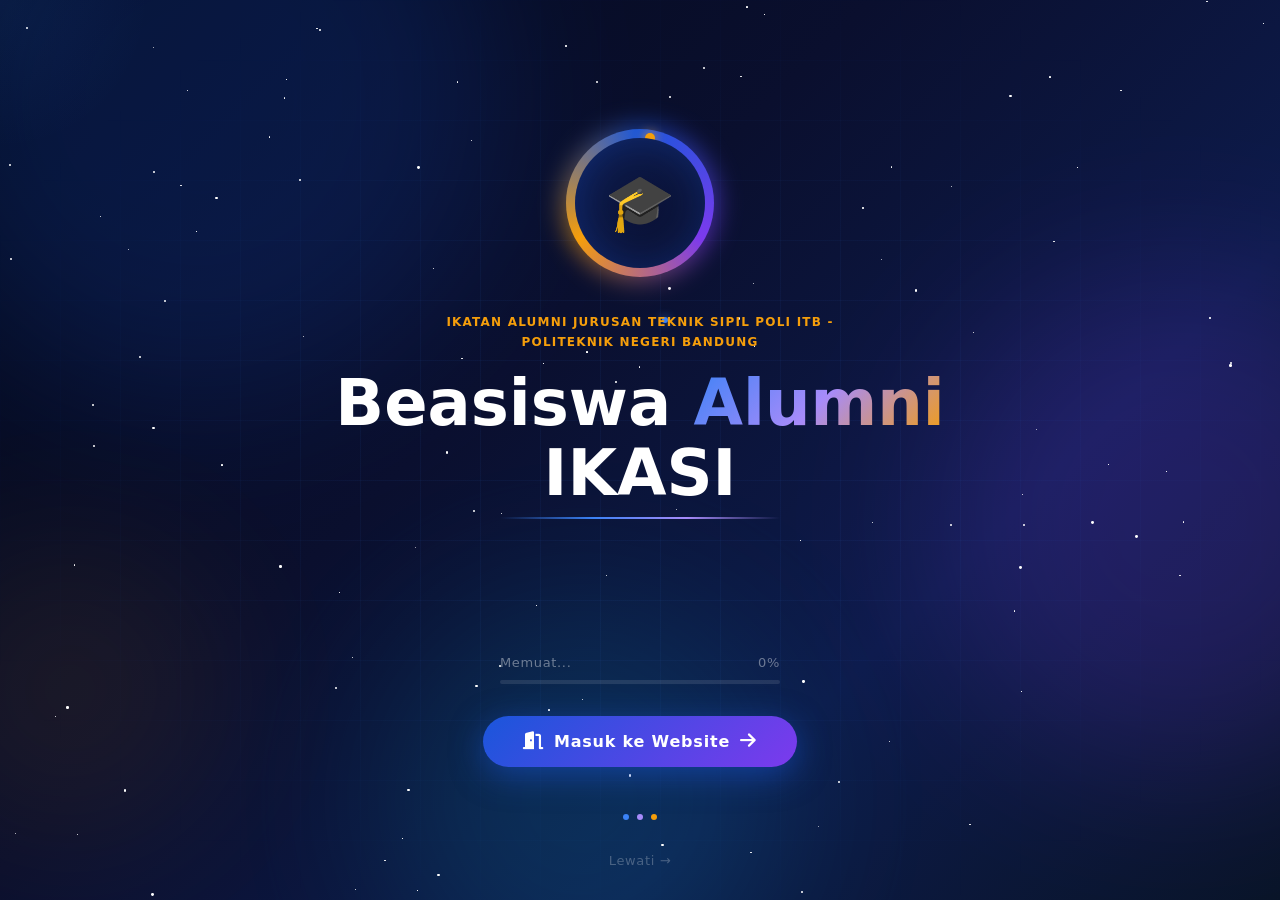
<file: index.html>
<!DOCTYPE html>
<html lang="id">
<head>
<meta charset="UTF-8">
<meta name="viewport" content="width=device-width, initial-scale=1.0">
<title>Beasiswa Alumni - IKASI</title>
<script>
  // Tampilkan splash screen sekali per sesi browser sebelum masuk ke Beranda
  if (!sessionStorage.getItem('beasiswa_splash_seen')) {
    window.location.replace('splash.html');
  }
  document.documentElement.setAttribute('data-theme', localStorage.getItem('beasiswa_theme') || 'light');
</script>
<link rel="stylesheet" href="style.css">
<link rel="stylesheet" href="https://cdnjs.cloudflare.com/ajax/libs/font-awesome/6.4.0/css/all.min.css">
</head>
<body>

<!-- Navbar -->
<nav class="navbar" id="navbar">
  <div class="container">
    <a href="index.html" class="logo">
      <img src="logo-ikasi.png" alt="Logo IKASI" class="logo-icon-img-nav">
      <span class="logo-text-nav">Beasiswa <strong>Alumni</strong> IKASI</span>
    </a>
    <ul class="nav-links" id="navLinks">
      <li><a href="index.html">Beranda</a></li>
      <li><a href="pendaftaran.html">Pendaftaran</a></li>
      <li><a href="pengumuman.html">Pengumuman</a></li>
      <li><a href="kontak.html">Kontak</a></li>
    </ul>
    <div class="site-toggles">
      <button class="toggle-btn theme-toggle-btn" onclick="toggleTheme()" aria-label="Mode Gelap" title="Mode Terang/Gelap"><i class="fas fa-moon"></i></button>
      <button class="toggle-btn music-toggle-btn" onclick="toggleMusic()" aria-label="Putar Musik" title="Musik Latar"><i class="fas fa-volume-mute"></i></button>
    </div>
    <button class="hamburger" id="hamburger" aria-label="Menu">
      <span></span><span></span><span></span>
    </button>
  </div>
</nav>
<div id="ytAudioPlayer" style="position:absolute;width:0;height:0;overflow:hidden;pointer-events:none"></div>

<!-- Hero -->
<section class="hero">
  <div class="hero-bg"></div>
  <div class="container">
    <div class="hero-content">
      <div class="hero-badge">🏆 Program Beasiswa 2026 / 2027</div>
      <h1>Wujudkan Mimpimu<br>Bersama Kami</h1>
      <p>Program Beasiswa Alumni IKASI hadir untuk mendukung mahasiswa Jurusan Teknik Sipil dalam menyelesaikan pendidikan dengan penuh semangat. Bergabunglah dan jadilah bagian dari keluarga besar Alumni IKASI.</p>
      <div class="hero-actions">
        <a href="pendaftaran.html" class="btn btn-primary btn-lg">
          <i class="fas fa-pencil-alt"></i> Daftar Sekarang
        </a>
        <a href="#tentang" class="btn btn-outline-white btn-lg">
          <i class="fas fa-info-circle"></i> Pelajari Lebih Lanjut
        </a>
      </div>
    </div>
    <div class="hero-image">
      <div id="heroCardsWrap"></div>
      <div class="hero-illustration">
        <div class="illustration-circle c1"></div>
        <div class="illustration-circle c2"></div>
        <div class="illustration-circle c3"></div>
        <div class="grad-cap">🎓</div>
      </div>
    </div>
  </div>
</section>

<!-- Tentang Beasiswa -->
<section class="section" id="tentang">
  <div class="container">
    <div class="section-header">
      <span class="section-badge">Tentang Program</span>
      <h2>Apa Itu Beasiswa Alumni IKASI?</h2>
      <p>Program Beasiswa dari IKASI untuk mendukung mahasiswa Jurusan Teknik Sipil Polban khususnya tingkat akhir yang akan lulus.</p>
    </div>
    <div class="section-header" style="margin-top:48px;margin-bottom:32px">
      <h3 style="font-size:1.5rem">Mengapa Program Ini Hadir?</h3>
    </div>
    <div class="features-grid features-grid-3">
      <div class="feature-card">
        <div class="feature-icon bg-blue">🎓</div>
        <h3>Mendukung Mahasiswa</h3>
        <p>Membantu mahasiswa yang memiliki kendala finansial dalam menyelesaikan pendidikan.</p>
      </div>
      <div class="feature-card">
        <div class="feature-icon bg-green">🤝</div>
        <h3>Dari Alumni untuk Mahasiswa</h3>
        <p>Menjadi wadah kontribusi dan kepedulian alumni IKASI terhadap generasi penerus.</p>
      </div>
      <div class="feature-card">
        <div class="feature-icon bg-purple">🔄</div>
        <h3>Berkelanjutan</h3>
        <p>Mengusung semangat Revolving Scholarship, agar manfaat beasiswa dapat terus dirasakan oleh mahasiswa berikutnya.</p>
      </div>
    </div>
  </div>
</section>

<!-- Timeline -->
<section class="section" id="timeline">
  <div class="container">
    <div class="section-header">
      <span class="section-badge">Jadwal</span>
      <h2>Timeline Pendaftaran</h2>
      <p>Ikuti setiap tahapan proses seleksi dengan cermat agar tidak melewatkan satu langkah pun.</p>
    </div>
    <div class="timeline" id="timelineList"></div>
  </div>
</section>

<!-- CTA -->
<section class="cta-section">
  <div class="container">
    <div class="cta-content">
      <h2>Siap Mendaftarkan Diri?</h2>
      <p>Jangan lewatkan kesempatan emas ini! Daftarkan dirimu sebelum <span id="ctaDeadlineText">31 Maret 2025</span>.</p>
      <div class="cta-countdown" id="countdown">
        <div class="countdown-item">
          <span class="countdown-num" id="days">00</span>
          <span class="countdown-label">Hari</span>
        </div>
        <div class="countdown-item">
          <span class="countdown-num" id="hours">00</span>
          <span class="countdown-label">Jam</span>
        </div>
        <div class="countdown-item">
          <span class="countdown-num" id="minutes">00</span>
          <span class="countdown-label">Menit</span>
        </div>
        <div class="countdown-item">
          <span class="countdown-num" id="seconds">00</span>
          <span class="countdown-label">Detik</span>
        </div>
      </div>
      <a href="pendaftaran.html" class="btn btn-white btn-lg">
        <i class="fas fa-arrow-right"></i> Daftar Sekarang
      </a>
    </div>
  </div>
</section>

<!-- Info Lanjut -->
<section class="cta-section cta-section-light">
  <div class="container">
    <div class="cta-content">
      <h2>Informasi Lebih Lanjut</h2>
      <p>Masih ada pertanyaan seputar beasiswa? Tim IKASI Office siap membantu Anda.</p>
      <a href="kontak.html" class="btn btn-primary btn-lg">
        <i class="fas fa-headset"></i> Hubungi Kami
      </a>
    </div>
  </div>
</section>

<!-- Footer -->
<footer class="footer">
  <div class="container">
    <div class="footer-grid">
      <div class="footer-brand">
        <a href="index.html" class="logo">
          <img src="logo-ikasi.png" alt="Logo IKASI" class="logo-icon-img-nav">
          <span class="logo-text-nav">Beasiswa <strong>Alumni</strong> IKASI</span>
        </a>
        <p>Program beasiswa terpercaya untuk mahasiswa berprestasi Indonesia dalam mewujudkan mimpi pendidikan terbaik.</p>
        <div class="social-links">
          <a href="https://instagram.com/ikasi.piliitb.polban" target="_blank" rel="noopener" aria-label="Instagram"><i class="fab fa-instagram"></i></a>
        </div>
      </div>
      <div class="footer-links">
        <h4>Navigasi</h4>
        <ul>
          <li><a href="index.html">Beranda</a></li>
          <li><a href="pendaftaran.html">Pendaftaran</a></li>
          <li><a href="pengumuman.html">Pengumuman</a></li>
          <li><a href="kontak.html">Kontak</a></li>
        </ul>
      </div>
      <div class="footer-links">
        <h4>Informasi</h4>
        <ul>
          <li><a href="#tentang">Tentang Beasiswa</a></li>
          <li><a href="#timeline">Timeline</a></li>
          <li><a href="pengumuman.html">Hasil Seleksi</a></li>
        </ul>
      </div>
      <div class="footer-contact">
        <h4>Kontak Kami</h4>
        <div class="contact-item">
          <i class="fab fa-whatsapp"></i>
          <span>0812-3468-1730 (WhatsApp)</span>
        </div>
        <div class="contact-item">
          <i class="fas fa-envelope"></i>
          <span>ikasioffice@gmail.com</span>
        </div>
        <div class="contact-item">
          <i class="fab fa-instagram"></i>
          <span>ikasi.piliitb.polban</span>
        </div>
      </div>
    </div>
    <div class="footer-bottom">
      <p>&copy;Beasiswa Alumni - IKASI. Hak Cipta Dilindungi</p>
      <p>Dibuat dengan ❤️ untuk kemajuan pendidikan Indonesia</p>
    </div>
  </div>
</footer>

<a href="admin.html" class="admin-corner-link">Admin</a>
<script src="main.js"></script>
<script>
  function renderHeroCards() {
    const wrap = document.getElementById('heroCardsWrap');
    if (!wrap) return;
    const cards = (DB.getHeroCards() || []).slice().sort((a, b) => a.urutan - b.urutan);
    wrap.innerHTML = cards.map((c, i) => `
      <div class="hero-card-float card-${(i % 4) + 1}">
        <div class="card-icon">${c.icon}</div>
        <div>
          <div class="card-title">${c.judul}</div>
          <div class="card-sub">${c.sub}</div>
        </div>
      </div>`).join('');
  }

  function renderTimeline() {
    const el = document.getElementById('timelineList');
    if (!el) return;
    const items = DB.getTimeline().slice().sort((a, b) => a.urutan - b.urutan);
    el.innerHTML = items.map(t => `
      <div class="timeline-item${t.aktif ? ' active' : ''}">
        <div class="timeline-date">${t.tanggal}</div>
        <div class="timeline-dot"></div>
        <div class="timeline-card">
          <h4>${t.judul}</h4>
          <p>${t.deskripsi}</p>
        </div>
      </div>`).join('');
  }

  renderHeroCards();
  renderTimeline();
  // Render ulang begitu data terbaru dari server (Google Sheets) sudah masuk
  document.addEventListener('publicContentSynced', () => {
    renderHeroCards();
    renderTimeline();
  });
</script>
</body>
</html>
</file>
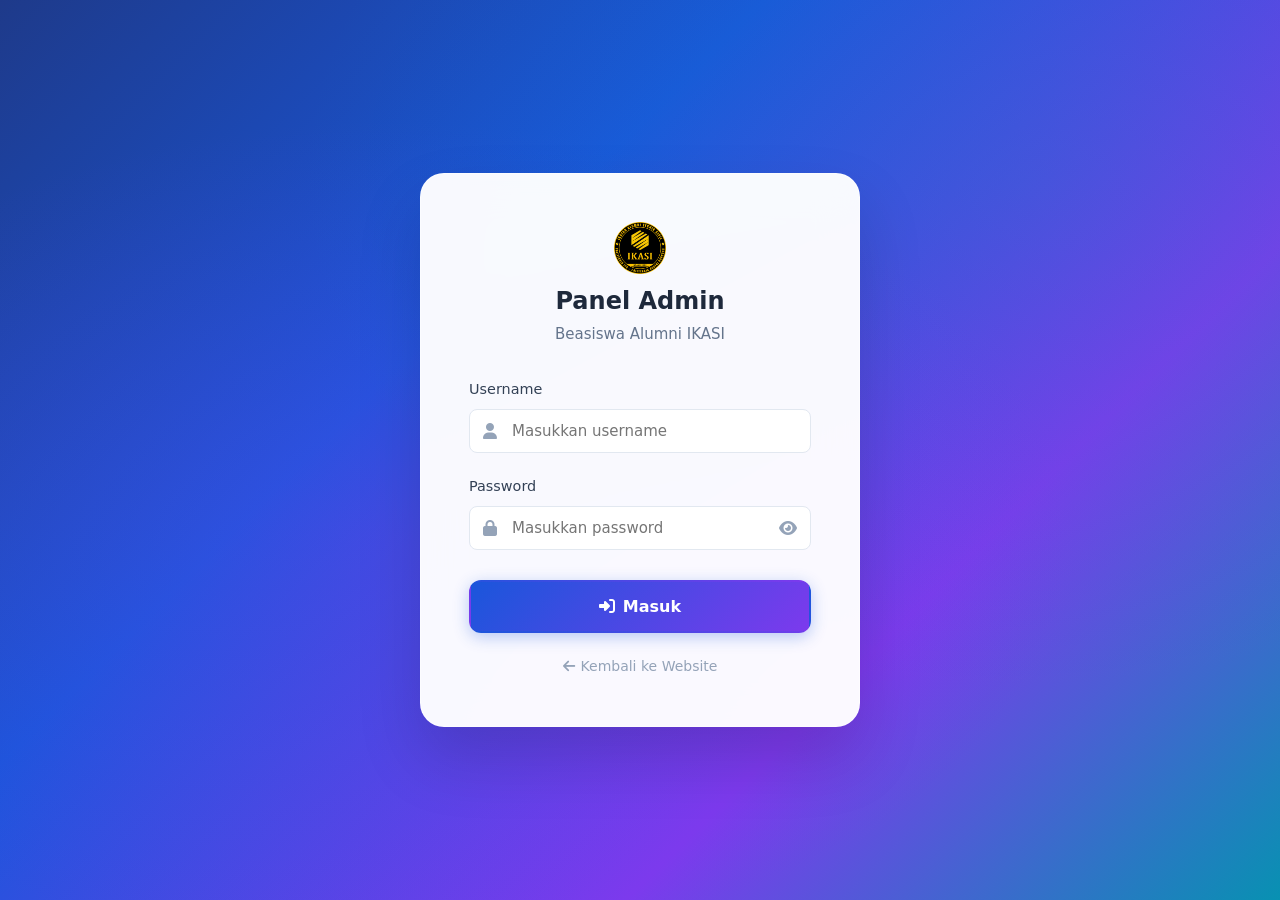
<file: admin.html>
<!DOCTYPE html>
<html lang="id">
<head>
<meta charset="UTF-8">
<meta name="viewport" content="width=device-width, initial-scale=1.0">
<title>Login Admin - Beasiswa Alumni - IKASI</title>
<link rel="stylesheet" href="style.css">
<link rel="stylesheet" href="https://cdnjs.cloudflare.com/ajax/libs/font-awesome/6.4.0/css/all.min.css">
</head>
<body>
<div class="admin-login-page">
  <div class="login-card">
    <div class="login-logo">
      <img src="logo-ikasi.png" alt="Logo IKASI" style="width:52px;height:52px;object-fit:contain;margin:0 auto 12px;display:block">
      <h2>Panel Admin</h2>
      <p>Beasiswa Alumni IKASI</p>
    </div>

    <div class="alert alert-danger" id="loginAlert">
      <i class="fas fa-exclamation-circle"></i>
      <span id="loginAlertMsg">Username atau password salah.</span>
    </div>

    <form id="loginForm" novalidate>
      <div class="form-group">
        <label class="form-label">Username</label>
        <div style="position:relative">
          <input type="text" class="form-control" id="username" placeholder="Masukkan username" autocomplete="username" style="padding-left:42px">
          <i class="fas fa-user" style="position:absolute;left:14px;top:50%;transform:translateY(-50%);color:var(--gray-400)"></i>
        </div>
        <div class="form-error" id="err-username">Username wajib diisi.</div>
      </div>
      <div class="form-group">
        <label class="form-label">Password</label>
        <div class="password-wrapper">
          <input type="password" class="form-control" id="password" placeholder="Masukkan password" autocomplete="current-password" style="padding-left:42px">
          <i class="fas fa-lock" style="position:absolute;left:14px;top:50%;transform:translateY(-50%);color:var(--gray-400)"></i>
          <i class="fas fa-eye toggle-password" onclick="togglePw()" id="eyeIcon"></i>
        </div>
        <div class="form-error" id="err-password">Password wajib diisi.</div>
      </div>

      <button type="button" class="btn btn-primary btn-block btn-lg" onclick="doLogin()" id="btnLogin" style="margin-top:8px">
        <i class="fas fa-sign-in-alt"></i> Masuk
      </button>
    </form>

    <div style="margin-top:20px;text-align:center">
      <a href="index.html" style="color:var(--gray-400);font-size:.875rem;display:inline-flex;align-items:center;gap:6px">
        <i class="fas fa-arrow-left"></i> Kembali ke Website
      </a>
    </div>
  </div>
</div>

<script src="main.js"></script>
<script src="admin.js"></script>
</body>
</html>
</file>
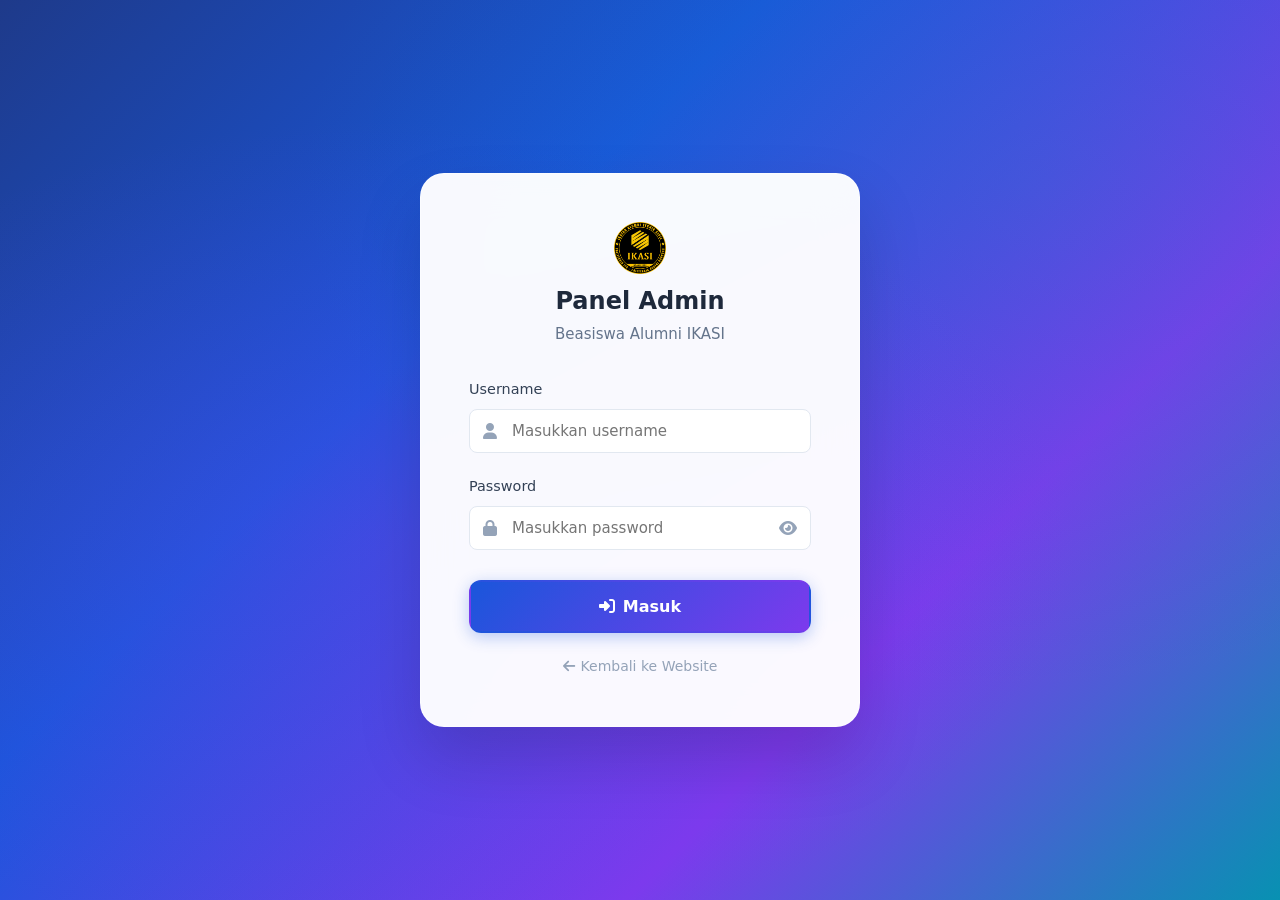
<file: dashboard.html>
<!DOCTYPE html>
<html lang="id">
<head>
<meta charset="UTF-8">
<meta name="viewport" content="width=device-width, initial-scale=1.0">
<title>Dashboard Admin - Beasiswa Alumni - IKASI</title>
<link rel="stylesheet" href="style.css">
<link rel="stylesheet" href="https://cdnjs.cloudflare.com/ajax/libs/font-awesome/6.4.0/css/all.min.css">
</head>
<body>
<div class="dashboard-layout">

  <!-- Sidebar Overlay (mobile) -->
  <div class="sidebar-overlay" id="sidebarOverlay" onclick="closeSidebar()"></div>

  <!-- Sidebar -->
  <aside class="sidebar" id="sidebar">
    <div class="sidebar-header">
      <a href="index.html" class="logo">
        <img src="logo-ikasi.png" alt="Logo IKASI" class="logo-icon-img-nav">
        <span class="logo-text-nav">Beasiswa <strong>Alumni</strong> IKASI</span>
      </a>
    </div>
    <nav class="sidebar-nav">
      <span class="sidebar-label">Menu Utama</span>
      <button class="sidebar-item active" onclick="showPanel('beranda')" id="nav-beranda">
        <i class="fas fa-tachometer-alt"></i> Dashboard
      </button>
      <button class="sidebar-item" onclick="showPanel('pendaftar')" id="nav-pendaftar">
        <i class="fas fa-users"></i> Data Pendaftar
      </button>
      <button class="sidebar-item" onclick="showPanel('pengumuman')" id="nav-pengumuman">
        <i class="fas fa-bullhorn"></i> Pengumuman
      </button>
      <span class="sidebar-label">Website</span>
      <button class="sidebar-item" onclick="showPanel('herocards')" id="nav-herocards">
        <i class="fas fa-image"></i> Kartu Beranda
      </button>
      <button class="sidebar-item" onclick="showPanel('timeline')" id="nav-timeline">
        <i class="fas fa-route"></i> Timeline Pendaftaran
      </button>
      <button class="sidebar-item" onclick="showPanel('deadline')" id="nav-deadline">
        <i class="fas fa-hourglass-half"></i> Batas Pendaftaran
      </button>
      <span class="sidebar-label">Sistem</span>
      <a href="index.html" class="sidebar-item" style="text-decoration:none">
        <i class="fas fa-globe"></i> Lihat Website
      </a>
      <button class="sidebar-item" onclick="doLogout()">
        <i class="fas fa-sign-out-alt"></i> Keluar
      </button>
    </nav>
    <div class="sidebar-footer">
      <div style="display:flex;align-items:center;gap:10px">
        <div class="user-avatar">A</div>
        <div>
          <div style="color:var(--white);font-size:.875rem;font-weight:600">Administrator</div>
          <div style="color:var(--gray-400);font-size:.75rem">admin@beasiswaalumni.id</div>
        </div>
      </div>
    </div>
  </aside>

  <!-- Sidebar Toggle (mobile) -->
  <button class="sidebar-toggle" id="sidebarToggle" onclick="openSidebar()">
    <i class="fas fa-bars"></i>
  </button>

  <!-- Main Content -->
  <main class="dashboard-main">
    <div class="dashboard-topbar">
      <div class="topbar-title" id="topbarTitle">Dashboard</div>
      <div class="topbar-user">
        <span id="topbarDate" style="font-size:.8125rem;color:var(--gray-500)"></span>
        <div class="user-avatar">A</div>
        <span>Admin</span>
      </div>
    </div>

    <div class="dashboard-content">

      <!-- Panel: Beranda / Dashboard -->
      <div class="dashboard-panel active" id="panel-beranda">
        <div class="panel-header">
          <h2>Dashboard</h2>
          <span style="font-size:.875rem;color:var(--gray-500)" id="lastUpdate"></span>
        </div>

        <!-- Stats -->
        <div class="stats-grid" id="statsGrid"></div>

        <!-- Chart placeholder -->
        <div style="display:grid;grid-template-columns:1fr 1fr;gap:20px;margin-bottom:28px">
          <div class="table-container" style="padding:24px">
            <div class="table-title" style="margin-bottom:16px">Pendaftar Terbaru</div>
            <div id="recentApplicants"></div>
          </div>
          <div class="table-container" style="padding:24px">
            <div class="table-title" style="margin-bottom:16px">Distribusi Status</div>
            <div id="statusChart"></div>
          </div>
        </div>
      </div>

      <!-- Panel: Pendaftar -->
      <div class="dashboard-panel" id="panel-pendaftar">
        <div class="panel-header">
          <h2>Data Pendaftar</h2>
          <div style="display:flex;gap:10px;flex-wrap:wrap">
            <select class="form-control" id="filterStatus" onchange="renderPendaftar()" style="width:auto;padding:8px 14px;font-size:.875rem">
              <option value="">Semua Status</option>
              <option value="pending">Pending</option>
              <option value="lolos">Lolos</option>
              <option value="wawancara">Wawancara</option>
              <option value="tidak_lolos">Tidak Lolos</option>
            </select>
          </div>
        </div>

        <div class="table-container">
          <div class="table-header">
            <div class="table-title" id="pendaftarCount">Memuat data...</div>
            <div class="table-toolbar">
              <div class="table-search">
                <i class="fas fa-search"></i>
                <input type="text" id="searchPendaftar" placeholder="Cari nama, NIM, program studi, kelas..." oninput="renderPendaftar()">
              </div>
              <button class="btn btn-primary btn-sm" onclick="exportData()">
                <i class="fas fa-download"></i> Export CSV
              </button>
            </div>
          </div>
          <div style="overflow-x:auto">
            <table>
              <thead>
                <tr>
                  <th>No</th>
                  <th>ID</th>
                  <th>Nama</th>
                  <th>Program Studi</th>
                  <th>Kelas</th>
                  <th>Smt</th>
                  <th>IPK</th>
                  <th>Tgl Daftar</th>
                  <th>Status</th>
                  <th>Aksi</th>
                </tr>
              </thead>
              <tbody id="pendaftarTable"></tbody>
            </table>
          </div>
          <div id="pendaftarEmpty" class="empty-state" style="display:none">
            <i class="fas fa-users"></i>
            <h3>Belum Ada Pendaftar</h3>
            <p>Belum ada data pendaftar yang sesuai filter.</p>
          </div>
        </div>
      </div>

      <!-- Panel: Pengumuman -->
      <div class="dashboard-panel" id="panel-pengumuman">
        <div class="panel-header">
          <h2>Manajemen Pengumuman</h2>
          <button class="btn btn-primary" onclick="openAnnModal()">
            <i class="fas fa-plus"></i> Tambah Pengumuman
          </button>
        </div>
        <div id="annList"></div>
      </div>

      <!-- Panel: Kartu Beranda (Hero) -->
      <div class="dashboard-panel" id="panel-herocards">
        <div class="panel-header">
          <h2>Kartu Beranda</h2>
          <button class="btn btn-primary" onclick="openHeroCardModal()">
            <i class="fas fa-plus"></i> Tambah Kartu
          </button>
        </div>
        <p style="color:var(--gray-500);font-size:.875rem;margin-top:-16px;margin-bottom:20px">Atur kartu mengambang yang tampil di bagian atas (hero) halaman Beranda. Gunakan tombol panah untuk mengubah urutan. Disarankan maksimal 4 kartu agar posisinya tetap rapi.</p>
        <div id="heroCardsManageList"></div>
      </div>

      <!-- Panel: Timeline Pendaftaran -->
      <div class="dashboard-panel" id="panel-timeline">
        <div class="panel-header">
          <h2>Timeline Pendaftaran</h2>
          <button class="btn btn-primary" onclick="openTimelineModal()">
            <i class="fas fa-plus"></i> Tambah Tahap
          </button>
        </div>
        <p style="color:var(--gray-500);font-size:.875rem;margin-top:-16px;margin-bottom:20px">Atur tahapan yang tampil di halaman "Timeline Pendaftaran" website. Gunakan tombol panah untuk mengubah urutan, dan tandai satu tahap sebagai "Sedang Berjalan" agar ditandai aktif di website.</p>
        <div id="timelineManageList"></div>
      </div>

      <!-- Panel: Batas Pendaftaran -->
      <div class="dashboard-panel" id="panel-deadline">
        <div class="panel-header">
          <h2>Batas Waktu Pendaftaran</h2>
        </div>
        <p style="color:var(--gray-500);font-size:.875rem;margin-top:-16px;margin-bottom:20px">Atur tanggal &amp; jam batas akhir pendaftaran. Nilai ini dipakai oleh hitung mundur (countdown) dan teks pada bagian "Siap Mendaftarkan Diri?" di halaman Beranda.</p>
        <div class="table-container" style="padding:24px;max-width:420px">
          <div class="form-group" style="margin-bottom:0">
            <label class="form-label">Tanggal &amp; Jam Batas Akhir <span class="required">*</span></label>
            <input type="datetime-local" class="form-control" id="deadlineInput">
          </div>
          <button class="btn btn-primary" style="margin-top:20px" onclick="saveDeadline()">
            <i class="fas fa-save"></i> Simpan Perubahan
          </button>
        </div>
      </div>

    </div><!-- /dashboard-content -->
  </main>
</div>

<!-- Modal: Detail / Edit Pendaftar -->
<div class="modal-overlay" id="modalPendaftar">
  <div class="modal">
    <div class="modal-header">
      <h3 id="modalPendaftarTitle">Detail Pendaftar</h3>
      <button class="modal-close" onclick="closeModal('modalPendaftar')"><i class="fas fa-times"></i></button>
    </div>
    <div class="modal-body" id="modalPendaftarBody"></div>
    <div class="modal-footer" id="modalPendaftarFooter"></div>
  </div>
</div>

<!-- Modal: Ubah Status -->
<div class="modal-overlay" id="modalStatus">
  <div class="modal" style="max-width:440px">
    <div class="modal-header">
      <h3>Ubah Status Pendaftar</h3>
      <button class="modal-close" onclick="closeModal('modalStatus')"><i class="fas fa-times"></i></button>
    </div>
    <div class="modal-body">
      <div id="statusApplicantInfo" style="background:var(--primary-50);border:1px solid var(--primary-100);border-radius:var(--radius-sm);padding:16px;margin-bottom:20px"></div>
      <div class="form-group">
        <label class="form-label">Status Baru</label>
        <select class="form-control" id="newStatus">
          <option value="pending">Sedang Diproses (Pending)</option>
          <option value="lolos">Lolos Seleksi</option>
          <option value="wawancara">Dipanggil Wawancara</option>
          <option value="tidak_lolos">Tidak Lolos</option>
        </select>
      </div>
      <div class="form-group">
        <label class="form-label">Pesan untuk Pendaftar (opsional)</label>
        <textarea class="form-control" id="statusPesan" rows="3" placeholder="Misal: Jadwal wawancara 5 Mei 2025 pukul 10.00 WIB"></textarea>
      </div>
    </div>
    <div class="modal-footer">
      <button class="btn btn-secondary" onclick="closeModal('modalStatus')">Batal</button>
      <button class="btn btn-primary" onclick="saveStatus()">
        <i class="fas fa-save"></i> Simpan Perubahan
      </button>
    </div>
  </div>
</div>

<!-- Modal: Pengumuman Baru / Edit -->
<div class="modal-overlay" id="modalAnn">
  <div class="modal">
    <div class="modal-header">
      <h3 id="modalAnnTitle">Tambah Pengumuman</h3>
      <button class="modal-close" onclick="closeModal('modalAnn')"><i class="fas fa-times"></i></button>
    </div>
    <div class="modal-body">
      <input type="hidden" id="annEditId">
      <div class="form-group">
        <label class="form-label">Judul Pengumuman <span class="required">*</span></label>
        <input type="text" class="form-control" id="annJudul" placeholder="Judul pengumuman">
      </div>
      <div class="form-row">
        <div class="form-group">
          <label class="form-label">Kategori <span class="required">*</span></label>
          <select class="form-control" id="annTipe">
            <option value="umum">Umum</option>
            <option value="seleksi">Hasil Seleksi</option>
            <option value="wawancara">Wawancara</option>
            <option value="penerima">Penerima</option>
          </select>
        </div>
        <div class="form-group">
          <label class="form-label">Tanggal Publikasi <span class="required">*</span></label>
          <input type="date" class="form-control" id="annTanggal">
        </div>
      </div>
      <div class="form-group">
        <label class="form-label">Isi Pengumuman <span class="required">*</span></label>
        <textarea class="form-control" id="annIsi" rows="6" placeholder="Tulis isi pengumuman di sini..."></textarea>
      </div>
    </div>
    <div class="modal-footer">
      <button class="btn btn-secondary" onclick="closeModal('modalAnn')">Batal</button>
      <button class="btn btn-primary" onclick="saveAnn()">
        <i class="fas fa-save"></i> Simpan
      </button>
    </div>
  </div>
</div>

<!-- Modal: Kartu Beranda Baru / Edit -->
<div class="modal-overlay" id="modalHeroCard">
  <div class="modal" style="max-width:480px">
    <div class="modal-header">
      <h3 id="modalHeroCardTitle">Tambah Kartu Beranda</h3>
      <button class="modal-close" onclick="closeModal('modalHeroCard')"><i class="fas fa-times"></i></button>
    </div>
    <div class="modal-body">
      <input type="hidden" id="hcEditId">
      <div class="form-group">
        <label class="form-label">Icon (emoji)</label>
        <input type="text" class="form-control" id="hcIcon" maxlength="4" placeholder="📚">
      </div>
      <div class="form-group">
        <label class="form-label">Judul <span class="required">*</span></label>
        <input type="text" class="form-control" id="hcJudul" placeholder="Misal: Pendaftaran Dibuka">
      </div>
      <div class="form-group" style="margin-bottom:0">
        <label class="form-label">Sub Teks <span class="required">*</span></label>
        <input type="text" class="form-control" id="hcSub" placeholder="Misal: 1 Jan – 31 Mar 2025">
      </div>
    </div>
    <div class="modal-footer">
      <button class="btn btn-secondary" onclick="closeModal('modalHeroCard')">Batal</button>
      <button class="btn btn-primary" onclick="saveHeroCard()">
        <i class="fas fa-save"></i> Simpan
      </button>
    </div>
  </div>
</div>

<!-- Modal: Timeline Baru / Edit -->
<div class="modal-overlay" id="modalTimeline">
  <div class="modal">
    <div class="modal-header">
      <h3 id="modalTimelineTitle">Tambah Tahap Timeline</h3>
      <button class="modal-close" onclick="closeModal('modalTimeline')"><i class="fas fa-times"></i></button>
    </div>
    <div class="modal-body">
      <input type="hidden" id="tlEditId">
      <div class="form-group">
        <label class="form-label">Judul Tahap <span class="required">*</span></label>
        <input type="text" class="form-control" id="tlJudul" placeholder="Misal: Wawancara Online">
      </div>
      <div class="form-group">
        <label class="form-label">Tanggal / Periode <span class="required">*</span></label>
        <input type="text" class="form-control" id="tlTanggal" placeholder="Misal: 1 – 10 Mei 2025">
      </div>
      <div class="form-group">
        <label class="form-label">Deskripsi <span class="required">*</span></label>
        <textarea class="form-control" id="tlDeskripsi" rows="4" placeholder="Jelaskan detail tahap ini..."></textarea>
      </div>
      <div class="form-group" style="margin-bottom:0">
        <label style="display:flex;align-items:center;gap:8px;cursor:pointer;font-weight:500;color:var(--gray-700)">
          <input type="checkbox" id="tlAktif" style="width:16px;height:16px">
          Tandai sebagai tahap yang sedang berjalan (aktif)
        </label>
      </div>
    </div>
    <div class="modal-footer">
      <button class="btn btn-secondary" onclick="closeModal('modalTimeline')">Batal</button>
      <button class="btn btn-primary" onclick="saveTimeline()">
        <i class="fas fa-save"></i> Simpan
      </button>
    </div>
  </div>
</div>

<!-- Modal: Konfirmasi Hapus -->
<div class="modal-overlay" id="modalHapus">
  <div class="modal" style="max-width:400px">
    <div class="modal-header">
      <h3>Konfirmasi Hapus</h3>
      <button class="modal-close" onclick="closeModal('modalHapus')"><i class="fas fa-times"></i></button>
    </div>
    <div class="modal-body">
      <div style="text-align:center;padding:16px 0">
        <div style="width:64px;height:64px;border-radius:50%;background:#fee2e2;color:var(--danger);font-size:2rem;display:flex;align-items:center;justify-content:center;margin:0 auto 16px">
          <i class="fas fa-trash-alt"></i>
        </div>
        <h3 style="color:var(--text-strong);margin-bottom:8px">Hapus Data?</h3>
        <p style="color:var(--gray-600);font-size:.9375rem" id="hapusMsg">Data ini akan dihapus permanen dan tidak bisa dikembalikan.</p>
      </div>
    </div>
    <div class="modal-footer">
      <button class="btn btn-secondary" onclick="closeModal('modalHapus')">Batal</button>
      <button class="btn btn-danger" id="btnHapusConfirm">
        <i class="fas fa-trash-alt"></i> Hapus
      </button>
    </div>
  </div>
</div>

<script src="main.js"></script>
<script src="dashboard.js"></script>
</body>
</html>
</file>
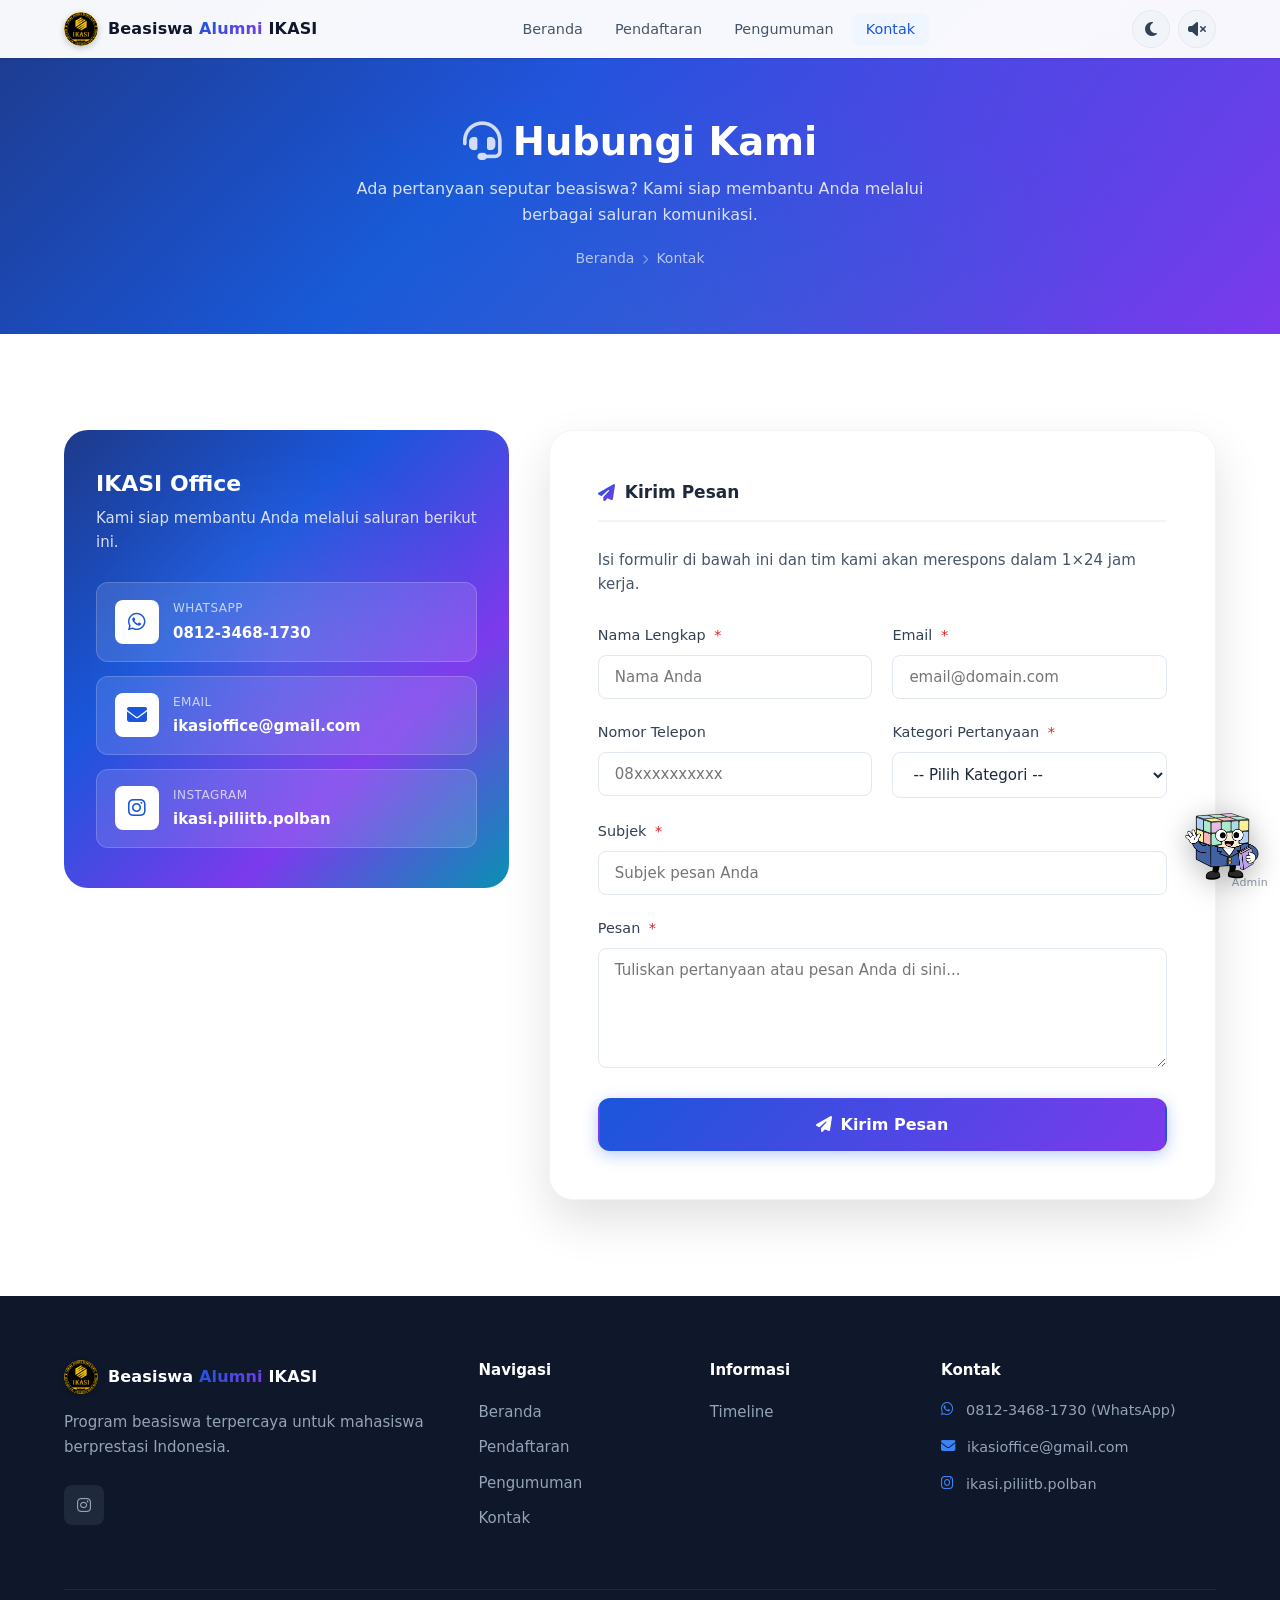
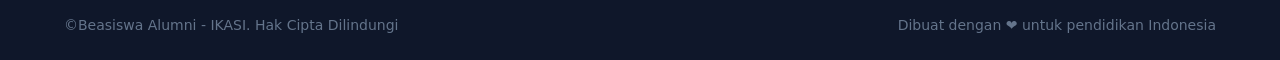
<file: kontak.html>
<!DOCTYPE html>
<html lang="id">
<head>
<meta charset="UTF-8">
<meta name="viewport" content="width=device-width, initial-scale=1.0">
<title>Kontak - Beasiswa Alumni - IKASI</title>
<script>document.documentElement.setAttribute('data-theme', localStorage.getItem('beasiswa_theme') || 'light');</script>
<link rel="stylesheet" href="style.css">
<link rel="stylesheet" href="https://cdnjs.cloudflare.com/ajax/libs/font-awesome/6.4.0/css/all.min.css">
</head>
<body>

<nav class="navbar navbar-white" id="navbar">
  <div class="container">
    <a href="index.html" class="logo">
      <img src="logo-ikasi.png" alt="Logo IKASI" class="logo-icon-img-nav">
      <span class="logo-text-nav">Beasiswa <strong>Alumni</strong> IKASI</span>
    </a>
    <ul class="nav-links" id="navLinks">
      <li><a href="index.html">Beranda</a></li>
      <li><a href="pendaftaran.html">Pendaftaran</a></li>
      <li><a href="pengumuman.html">Pengumuman</a></li>
      <li><a href="kontak.html">Kontak</a></li>
    </ul>
    <div class="site-toggles">
      <button class="toggle-btn theme-toggle-btn" onclick="toggleTheme()" aria-label="Mode Gelap" title="Mode Terang/Gelap"><i class="fas fa-moon"></i></button>
      <button class="toggle-btn music-toggle-btn" onclick="toggleMusic()" aria-label="Putar Musik" title="Musik Latar"><i class="fas fa-volume-mute"></i></button>
    </div>
    <button class="hamburger" id="hamburger" aria-label="Menu">
      <span></span><span></span><span></span>
    </button>
  </div>
</nav>
<div id="ytAudioPlayer" style="position:absolute;width:0;height:0;overflow:hidden;pointer-events:none"></div>

<div class="page-header">
  <div class="container">
    <h1><i class="fas fa-headset" style="margin-right:12px;opacity:.8"></i>Hubungi Kami</h1>
    <p>Ada pertanyaan seputar beasiswa? Kami siap membantu Anda melalui berbagai saluran komunikasi.</p>
    <div class="breadcrumb">
      <a href="index.html">Beranda</a>
      <i class="fas fa-chevron-right"></i>
      <span>Kontak</span>
    </div>
  </div>
</div>

<section class="section">
  <div class="container">
    <div class="contact-grid">

      <!-- Info -->
      <div>
        <div class="contact-cta-card">
          <h3>IKASI Office</h3>
          <p>Kami siap membantu Anda melalui saluran berikut ini.</p>
          <div class="contact-cta-list">
            <a class="contact-cta-item" href="https://wa.me/6281234681730" target="_blank" rel="noopener">
              <div class="cta-icon"><i class="fab fa-whatsapp"></i></div>
              <div>
                <div class="cta-label">WhatsApp</div>
                <div class="cta-value">0812-3468-1730</div>
              </div>
            </a>
            <a class="contact-cta-item" href="mailto:ikasioffice@gmail.com">
              <div class="cta-icon"><i class="fas fa-envelope"></i></div>
              <div>
                <div class="cta-label">Email</div>
                <div class="cta-value">ikasioffice@gmail.com</div>
              </div>
            </a>
            <a class="contact-cta-item" href="https://instagram.com/ikasi.piliitb.polban" target="_blank" rel="noopener">
              <div class="cta-icon"><i class="fab fa-instagram"></i></div>
              <div>
                <div class="cta-label">Instagram</div>
                <div class="cta-value">ikasi.piliitb.polban</div>
              </div>
            </a>
          </div>
        </div>
      </div>

      <!-- Form -->
      <div>
        <div class="form-card">
          <div class="form-section-title"><i class="fas fa-paper-plane"></i> Kirim Pesan</div>
          <p style="color:var(--gray-600);margin-bottom:28px;font-size:.9375rem">Isi formulir di bawah ini dan tim kami akan merespons dalam 1×24 jam kerja.</p>

          <div id="contactSuccess" style="display:none;text-align:center;padding:40px 20px">
            <div style="width:80px;height:80px;border-radius:50%;background:#d1fae5;color:var(--success);font-size:2.5rem;display:flex;align-items:center;justify-content:center;margin:0 auto 20px">
              <i class="fas fa-check"></i>
            </div>
            <h3 style="color:var(--text-strong);margin-bottom:8px">Pesan Terkirim!</h3>
            <p style="color:var(--gray-600)">Terima kasih telah menghubungi kami. Tim kami akan segera merespons pesan Anda.</p>
            <button onclick="resetContactForm()" class="btn btn-outline" style="margin-top:20px">Kirim Pesan Lagi</button>
          </div>

          <form id="contactForm" novalidate>
            <div class="form-row">
              <div class="form-group">
                <label class="form-label">Nama Lengkap <span class="required">*</span></label>
                <input type="text" class="form-control" id="cNama" placeholder="Nama Anda">
                <div class="form-error" id="err-cNama">Nama wajib diisi.</div>
              </div>
              <div class="form-group">
                <label class="form-label">Email <span class="required">*</span></label>
                <input type="email" class="form-control" id="cEmail" placeholder="email@domain.com">
                <div class="form-error" id="err-cEmail">Email tidak valid.</div>
              </div>
            </div>
            <div class="form-row">
              <div class="form-group">
                <label class="form-label">Nomor Telepon</label>
                <input type="tel" class="form-control" id="cTelepon" placeholder="08xxxxxxxxxx">
              </div>
              <div class="form-group">
                <label class="form-label">Kategori Pertanyaan <span class="required">*</span></label>
                <select class="form-control" id="cKategori">
                  <option value="">-- Pilih Kategori --</option>
                  <option value="Informasi Beasiswa">Informasi Beasiswa</option>
                  <option value="Pendaftaran">Pendaftaran</option>
                  <option value="Persyaratan Dokumen">Persyaratan Dokumen</option>
                  <option value="Hasil Seleksi">Hasil Seleksi</option>
                  <option value="Teknis Website">Teknis Website</option>
                  <option value="Lainnya">Lainnya</option>
                </select>
                <div class="form-error" id="err-cKategori">Pilih kategori pertanyaan.</div>
              </div>
            </div>
            <div class="form-group">
              <label class="form-label">Subjek <span class="required">*</span></label>
              <input type="text" class="form-control" id="cSubjek" placeholder="Subjek pesan Anda">
              <div class="form-error" id="err-cSubjek">Subjek wajib diisi.</div>
            </div>
            <div class="form-group">
              <label class="form-label">Pesan <span class="required">*</span></label>
              <textarea class="form-control" id="cPesan" rows="5" placeholder="Tuliskan pertanyaan atau pesan Anda di sini..."></textarea>
              <div class="form-error" id="err-cPesan">Pesan wajib diisi.</div>
            </div>
            <button type="button" class="btn btn-primary btn-block btn-lg" onclick="submitContact()" id="btnContact">
              <i class="fas fa-paper-plane"></i> Kirim Pesan
            </button>
          </form>
        </div>
      </div>
    </div>
  </div>
</section>

<footer class="footer">
  <div class="container">
    <div class="footer-grid">
      <div class="footer-brand">
        <a href="index.html" class="logo"><img src="logo-ikasi.png" alt="Logo IKASI" class="logo-icon-img-nav"><span class="logo-text-nav">Beasiswa <strong>Alumni</strong> IKASI</span></a>
        <p>Program beasiswa terpercaya untuk mahasiswa berprestasi Indonesia.</p>
        <div class="social-links">
          <a href="https://instagram.com/ikasi.piliitb.polban" target="_blank" rel="noopener"><i class="fab fa-instagram"></i></a>
        </div>
      </div>
      <div class="footer-links">
        <h4>Navigasi</h4>
        <ul>
          <li><a href="index.html">Beranda</a></li>
          <li><a href="pendaftaran.html">Pendaftaran</a></li>
          <li><a href="pengumuman.html">Pengumuman</a></li>
          <li><a href="kontak.html">Kontak</a></li>
        </ul>
      </div>
      <div class="footer-links">
        <h4>Informasi</h4>
        <ul>
          <li><a href="index.html#timeline">Timeline</a></li>
        </ul>
      </div>
      <div class="footer-contact">
        <h4>Kontak</h4>
        <div class="contact-item"><i class="fab fa-whatsapp"></i><span>0812-3468-1730 (WhatsApp)</span></div>
        <div class="contact-item"><i class="fas fa-envelope"></i><span>ikasioffice@gmail.com</span></div>
        <div class="contact-item"><i class="fab fa-instagram"></i><span>ikasi.piliitb.polban</span></div>
      </div>
    </div>
    <div class="footer-bottom">
      <p>&copy;Beasiswa Alumni - IKASI. Hak Cipta Dilindungi</p>
      <p>Dibuat dengan ❤️ untuk pendidikan Indonesia</p>
    </div>
  </div>
</footer>

<a href="admin.html" class="admin-corner-link">Admin</a>
<script src="main.js"></script>
<script>
function submitContact() {
    const cNama = document.getElementById('cNama').value.trim();
    const cEmail = document.getElementById('cEmail').value.trim();
    const cKategori = document.getElementById('cKategori').value;
    const cSubjek = document.getElementById('cSubjek').value.trim();
    const cPesan = document.getElementById('cPesan').value.trim();
    let ok = true;

    document.querySelectorAll('.form-error').forEach(e => e.classList.remove('show'));
    document.querySelectorAll('.form-control').forEach(e => e.classList.remove('is-invalid'));

    if (!cNama) { document.getElementById('err-cNama').classList.add('show'); document.getElementById('cNama').classList.add('is-invalid'); ok = false; }
    if (!cEmail || !/^[^\s@]+@[^\s@]+\.[^\s@]+$/.test(cEmail)) { document.getElementById('err-cEmail').classList.add('show'); document.getElementById('cEmail').classList.add('is-invalid'); ok = false; }
    if (!cKategori) { document.getElementById('err-cKategori').classList.add('show'); document.getElementById('cKategori').classList.add('is-invalid'); ok = false; }
    if (!cSubjek) { document.getElementById('err-cSubjek').classList.add('show'); document.getElementById('cSubjek').classList.add('is-invalid'); ok = false; }
    if (!cPesan) { document.getElementById('err-cPesan').classList.add('show'); document.getElementById('cPesan').classList.add('is-invalid'); ok = false; }

    if (!ok) return;

    const btn = document.getElementById('btnContact');
    btn.disabled = true;
    btn.innerHTML = '<i class="fas fa-spinner fa-spin"></i> Mengirim...';

    setTimeout(() => {
        document.getElementById('contactForm').style.display = 'none';
        document.getElementById('contactSuccess').style.display = 'block';
    }, 1000);
}

function resetContactForm() {
    document.getElementById('contactForm').reset();
    document.getElementById('contactForm').style.display = 'block';
    document.getElementById('contactSuccess').style.display = 'none';
    document.getElementById('btnContact').disabled = false;
    document.getElementById('btnContact').innerHTML = '<i class="fas fa-paper-plane"></i> Kirim Pesan';
}
</script>
</body>
</html>
</file>
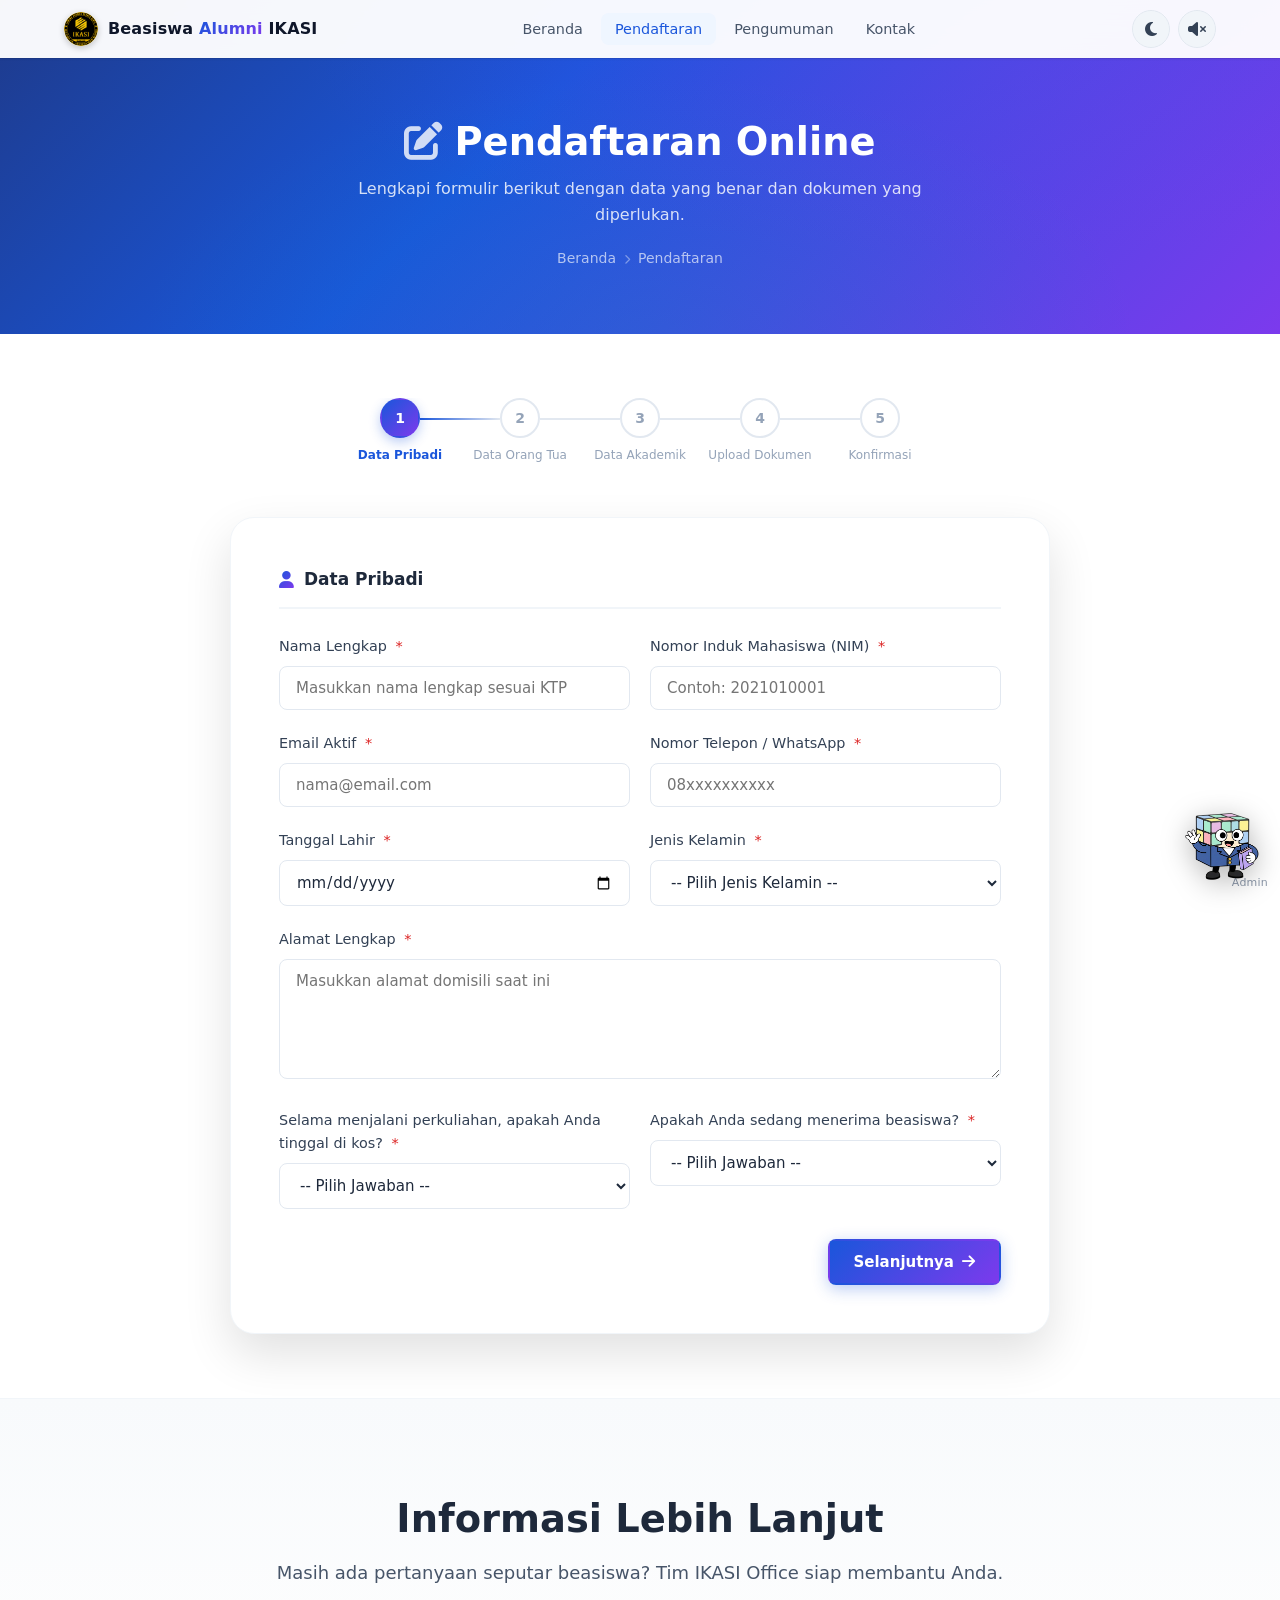
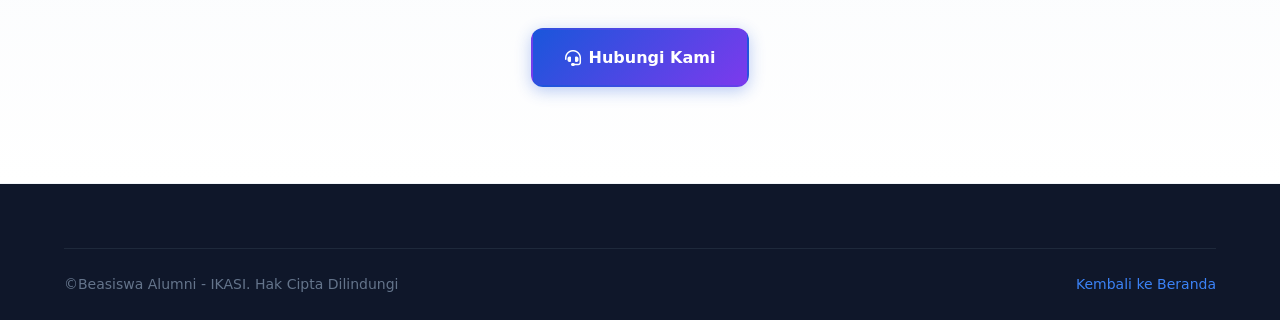
<file: pendaftaran.html>
<!DOCTYPE html>
<html lang="id">
<head>
<meta charset="UTF-8">
<meta name="viewport" content="width=device-width, initial-scale=1.0">
<title>Pendaftaran Beasiswa - Beasiswa Alumni - IKASI</title>
<script>document.documentElement.setAttribute('data-theme', localStorage.getItem('beasiswa_theme') || 'light');</script>
<link rel="stylesheet" href="style.css">
<link rel="stylesheet" href="https://cdnjs.cloudflare.com/ajax/libs/font-awesome/6.4.0/css/all.min.css">
</head>
<body>

<nav class="navbar navbar-white" id="navbar">
  <div class="container">
    <a href="index.html" class="logo">
      <img src="logo-ikasi.png" alt="Logo IKASI" class="logo-icon-img-nav">
      <span class="logo-text-nav">Beasiswa <strong>Alumni</strong> IKASI</span>
    </a>
    <ul class="nav-links" id="navLinks">
      <li><a href="index.html">Beranda</a></li>
      <li><a href="pendaftaran.html">Pendaftaran</a></li>
      <li><a href="pengumuman.html">Pengumuman</a></li>
      <li><a href="kontak.html">Kontak</a></li>
    </ul>
    <div class="site-toggles">
      <button class="toggle-btn theme-toggle-btn" onclick="toggleTheme()" aria-label="Mode Gelap" title="Mode Terang/Gelap"><i class="fas fa-moon"></i></button>
      <button class="toggle-btn music-toggle-btn" onclick="toggleMusic()" aria-label="Putar Musik" title="Musik Latar"><i class="fas fa-volume-mute"></i></button>
    </div>
    <button class="hamburger" id="hamburger" aria-label="Menu">
      <span></span><span></span><span></span>
    </button>
  </div>
</nav>
<div id="ytAudioPlayer" style="position:absolute;width:0;height:0;overflow:hidden;pointer-events:none"></div>

<div class="page-header">
  <div class="container">
    <h1><i class="fas fa-edit" style="margin-right:12px;opacity:.8"></i>Pendaftaran Online</h1>
    <p>Lengkapi formulir berikut dengan data yang benar dan dokumen yang diperlukan.</p>
    <div class="breadcrumb">
      <a href="index.html">Beranda</a>
      <i class="fas fa-chevron-right"></i>
      <span>Pendaftaran</span>
    </div>
  </div>
</div>

<section class="form-section">
  <div class="container">
    <div class="form-container">

      <!-- Stepper -->
      <div class="stepper" id="stepper">
        <div class="stepper-item active" id="step-ind-1">
          <div class="stepper-num">1</div>
          <div class="stepper-label">Data Pribadi</div>
        </div>
        <div class="stepper-item" id="step-ind-2">
          <div class="stepper-num">2</div>
          <div class="stepper-label">Data Orang Tua</div>
        </div>
        <div class="stepper-item" id="step-ind-3">
          <div class="stepper-num">3</div>
          <div class="stepper-label">Data Akademik</div>
        </div>
        <div class="stepper-item" id="step-ind-4">
          <div class="stepper-num">4</div>
          <div class="stepper-label">Upload Dokumen</div>
        </div>
        <div class="stepper-item" id="step-ind-5">
          <div class="stepper-num">5</div>
          <div class="stepper-label">Konfirmasi</div>
        </div>
      </div>

      <div class="form-card">

        <!-- Form -->
        <form id="regForm" novalidate>

          <!-- Step 1: Data Pribadi -->
          <div class="form-step active" id="step1">
            <div class="form-section-title"><i class="fas fa-user"></i> Data Pribadi</div>
            <div class="form-row">
              <div class="form-group">
                <label class="form-label">Nama Lengkap <span class="required">*</span></label>
                <input type="text" class="form-control" id="nama" placeholder="Masukkan nama lengkap sesuai KTP">
                <div class="form-error" id="err-nama">Nama lengkap wajib diisi.</div>
              </div>
              <div class="form-group">
                <label class="form-label">Nomor Induk Mahasiswa (NIM) <span class="required">*</span></label>
                <input type="text" class="form-control" id="nim" placeholder="Contoh: 2021010001">
                <div class="form-error" id="err-nim">NIM wajib diisi.</div>
              </div>
            </div>
            <div class="form-row">
              <div class="form-group">
                <label class="form-label">Email Aktif <span class="required">*</span></label>
                <input type="email" class="form-control" id="email" placeholder="nama@email.com">
                <div class="form-error" id="err-email">Email tidak valid.</div>
              </div>
              <div class="form-group">
                <label class="form-label">Nomor Telepon / WhatsApp <span class="required">*</span></label>
                <input type="tel" class="form-control" id="telepon" placeholder="08xxxxxxxxxx">
                <div class="form-error" id="err-telepon">Nomor telepon wajib diisi.</div>
              </div>
            </div>
            <div class="form-row">
              <div class="form-group">
                <label class="form-label">Tanggal Lahir <span class="required">*</span></label>
                <input type="date" class="form-control" id="tglLahir">
                <div class="form-error" id="err-tglLahir">Tanggal lahir wajib diisi.</div>
              </div>
              <div class="form-group">
                <label class="form-label">Jenis Kelamin <span class="required">*</span></label>
                <select class="form-control" id="jenisKelamin">
                  <option value="">-- Pilih Jenis Kelamin --</option>
                  <option value="Laki-laki">Laki-laki</option>
                  <option value="Perempuan">Perempuan</option>
                </select>
                <div class="form-error" id="err-jenisKelamin">Jenis kelamin wajib dipilih.</div>
              </div>
            </div>
            <div class="form-group">
              <label class="form-label">Alamat Lengkap <span class="required">*</span></label>
              <textarea class="form-control" id="alamat" rows="3" placeholder="Masukkan alamat domisili saat ini"></textarea>
              <div class="form-error" id="err-alamat">Alamat wajib diisi.</div>
            </div>
            <div class="form-row">
              <div class="form-group">
                <label class="form-label">Selama menjalani perkuliahan, apakah Anda tinggal di kos? <span class="required">*</span></label>
                <select class="form-control" id="tinggalKos">
                  <option value="">-- Pilih Jawaban --</option>
                  <option value="Ya">Ya</option>
                  <option value="Tidak">Tidak</option>
                </select>
                <div class="form-error" id="err-tinggalKos">Pertanyaan ini wajib dijawab.</div>
              </div>
              <div class="form-group">
                <label class="form-label">Apakah Anda sedang menerima beasiswa? <span class="required">*</span></label>
                <select class="form-control" id="sedangMenerimaBeasiswa">
                  <option value="">-- Pilih Jawaban --</option>
                  <option value="Ya">Ya</option>
                  <option value="Tidak">Tidak</option>
                </select>
                <div class="form-error" id="err-sedangMenerimaBeasiswa">Pertanyaan ini wajib dijawab.</div>
              </div>
            </div>
            <div style="display:flex;justify-content:flex-end;margin-top:8px">
              <button type="button" class="btn btn-primary" onclick="nextStep(1)">
                Selanjutnya <i class="fas fa-arrow-right"></i>
              </button>
            </div>
          </div>

          <!-- Step 2: Data Orang Tua -->
          <div class="form-step" id="step2">
            <div class="form-section-title"><i class="fas fa-people-roof"></i> Data Orang Tua / Wali</div>
            <div class="form-row">
              <div class="form-group">
                <label class="form-label">Nama Ayah <span class="required">*</span></label>
                <input type="text" class="form-control" id="namaAyah" placeholder="Masukkan nama lengkap ayah">
                <div class="form-error" id="err-namaAyah">Nama ayah wajib diisi.</div>
              </div>
              <div class="form-group">
                <label class="form-label">Nama Ibu <span class="required">*</span></label>
                <input type="text" class="form-control" id="namaIbu" placeholder="Masukkan nama lengkap ibu">
                <div class="form-error" id="err-namaIbu">Nama ibu wajib diisi.</div>
              </div>
            </div>
            <div class="form-row">
              <div class="form-group">
                <label class="form-label">Pekerjaan Ayah <span class="required">*</span></label>
                <input type="text" class="form-control" id="pekerjaanAyah" placeholder="Contoh: Wiraswasta">
                <div class="form-error" id="err-pekerjaanAyah">Pekerjaan ayah wajib diisi.</div>
              </div>
              <div class="form-group">
                <label class="form-label">Pekerjaan Ibu <span class="required">*</span></label>
                <input type="text" class="form-control" id="pekerjaanIbu" placeholder="Contoh: Ibu Rumah Tangga">
                <div class="form-error" id="err-pekerjaanIbu">Pekerjaan ibu wajib diisi.</div>
              </div>
            </div>
            <div class="form-row">
              <div class="form-group">
                <label class="form-label">Penghasilan Orang Tua per Bulan <span class="required">*</span></label>
                <select class="form-control" id="penghasilan">
                  <option value="">-- Pilih Rentang Penghasilan --</option>
                  <option value="< Rp 1.000.000">&lt; Rp 1.000.000</option>
                  <option value="Rp 1.000.000 - Rp 3.000.000">Rp 1.000.000 – Rp 3.000.000</option>
                  <option value="Rp 3.000.000 - Rp 5.000.000">Rp 3.000.000 – Rp 5.000.000</option>
                  <option value="Rp 5.000.000 - Rp 10.000.000">Rp 5.000.000 – Rp 10.000.000</option>
                  <option value="> Rp 10.000.000">&gt; Rp 10.000.000</option>
                </select>
                <div class="form-error" id="err-penghasilan">Penghasilan orang tua wajib dipilih.</div>
              </div>
              <div class="form-group">
                <label class="form-label">Nomor Telepon Orang Tua / Wali <span class="required">*</span></label>
                <input type="tel" class="form-control" id="teleponOrtu" placeholder="08xxxxxxxxxx">
                <div class="form-error" id="err-teleponOrtu">Nomor telepon orang tua wajib diisi.</div>
              </div>
            </div>
            <div style="display:flex;justify-content:space-between;margin-top:8px">
              <button type="button" class="btn btn-secondary" onclick="prevStep(2)">
                <i class="fas fa-arrow-left"></i> Kembali
              </button>
              <button type="button" class="btn btn-primary" onclick="nextStep(2)">
                Selanjutnya <i class="fas fa-arrow-right"></i>
              </button>
            </div>
          </div>

          <!-- Step 3: Data Akademik -->
          <div class="form-step" id="step3">
            <div class="form-section-title"><i class="fas fa-university"></i> Data Akademik</div>
            <div class="form-row">
              <div class="form-group">
                <label class="form-label">Program Studi <span class="required">*</span></label>
                <select class="form-control" id="programStudi">
                  <option value="">-- Pilih Program Studi --</option>
                  <option value="Teknik Konstruksi Sipil">Teknik Konstruksi Sipil</option>
                  <option value="Teknik Konstruksi Gedung">Teknik Konstruksi Gedung</option>
                  <option value="Teknik Perancangan Jalan dan Jembatan">Teknik Perancangan Jalan dan Jembatan</option>
                  <option value="Teknik Perbaikan dan Perawatan Gedung">Teknik Perbaikan dan Perawatan Gedung</option>
                </select>
                <div class="form-error" id="err-programStudi">Program studi wajib dipilih.</div>
              </div>
              <div class="form-group">
                <label class="form-label">Kelas <span class="required">*</span></label>
                <input type="text" class="form-control" id="kelas" placeholder="Contoh: TKS-A">
                <div class="form-error" id="err-kelas">Kelas wajib diisi.</div>
              </div>
            </div>
            <div class="form-row">
              <div class="form-group">
                <label class="form-label">Semester Saat Ini <span class="required">*</span></label>
                <select class="form-control" id="semester">
                  <option value="">-- Pilih Semester --</option>
                  <option value="2">Semester 2</option>
                  <option value="3">Semester 3</option>
                  <option value="4">Semester 4</option>
                  <option value="5">Semester 5</option>
                  <option value="6">Semester 6</option>
                  <option value="7">Semester 7</option>
                  <option value="8">Semester 8</option>
                </select>
                <div class="form-error" id="err-semester">Semester wajib dipilih.</div>
              </div>
              <div class="form-group">
                <label class="form-label">Indeks Prestasi Kumulatif (IPK) <span class="required">*</span></label>
                <input type="number" class="form-control" id="ipk" placeholder="Contoh: 3.75" min="0" max="4" step="0.01">
                <div class="form-hint">Skala 0.00 – 4.00</div>
                <div class="form-error" id="err-ipk">IPK wajib diisi (skala 0.00 – 4.00).</div>
              </div>
            </div>
            <div class="form-group">
              <label class="form-label">Jenjang Pendidikan <span class="required">*</span></label>
              <select class="form-control" id="jenjang">
                <option value="">-- Pilih Jenjang --</option>
                <option value="D3">D3 (Diploma 3)</option>
                <option value="D4">D4 (Sarjana Terapan)</option>
              </select>
              <div class="form-error" id="err-jenjang">Jenjang wajib dipilih.</div>
            </div>
            <div class="form-group">
              <label class="form-label">Pengalaman Organisasi (opsional)</label>
              <p class="form-hint" style="margin-top:-2px;margin-bottom:12px">Tambahkan pengalaman organisasi yang pernah/sedang diikuti beserta bukti pendukungnya. Bisa lebih dari satu.</p>
              <div id="organisasiList"></div>
              <button type="button" class="btn btn-outline btn-sm" onclick="addOrganisasiRow()">
                <i class="fas fa-plus"></i> Tambah Pengalaman Organisasi
              </button>
            </div>
            <div class="form-group">
              <label class="form-label">Pengalaman Kepanitiaan (opsional)</label>
              <p class="form-hint" style="margin-top:-2px;margin-bottom:12px">Tambahkan pengalaman kepanitiaan yang pernah/sedang diikuti beserta bukti pendukungnya. Bisa lebih dari satu.</p>
              <div id="kepanitiaanList"></div>
              <button type="button" class="btn btn-outline btn-sm" onclick="addKepanitiaanRow()">
                <i class="fas fa-plus"></i> Tambah Pengalaman Kepanitiaan
              </button>
            </div>
            <div class="form-group">
              <label class="form-label">Prestasi / Penghargaan (opsional)</label>
              <p class="form-hint" style="margin-top:-2px;margin-bottom:12px">Tambahkan prestasi akademik maupun non-akademik beserta bukti/sertifikatnya. Bisa lebih dari satu.</p>
              <div id="prestasiList"></div>
              <button type="button" class="btn btn-outline btn-sm" onclick="addPrestasiRow()">
                <i class="fas fa-plus"></i> Tambah Prestasi
              </button>
            </div>
            <div style="display:flex;justify-content:space-between;margin-top:8px">
              <button type="button" class="btn btn-secondary" onclick="prevStep(3)">
                <i class="fas fa-arrow-left"></i> Kembali
              </button>
              <button type="button" class="btn btn-primary" onclick="nextStep(3)">
                Selanjutnya <i class="fas fa-arrow-right"></i>
              </button>
            </div>
          </div>

          <!-- Step 4: Upload Dokumen -->
          <div class="form-step" id="step4">
            <div class="form-section-title"><i class="fas fa-folder-open"></i> Upload Dokumen</div>
            <p style="color:var(--gray-500);margin-bottom:28px;font-size:.9375rem">
              <i class="fas fa-info-circle" style="color:var(--primary)"></i>
              Format yang diterima: PDF, JPG, PNG. Ukuran maksimal 2MB per file.
            </p>
            <div class="form-row">
              <div class="form-group">
                <label class="form-label">Kartu Tanda Penduduk (KTP) <span class="required">*</span></label>
                <div class="upload-area" id="upload-ktp">
                  <input type="file" id="file-ktp" accept=".pdf,.jpg,.jpeg,.png" onchange="handleFile('ktp',this)">
                  <div class="upload-icon"><i class="fas fa-id-card"></i></div>
                  <div class="upload-text">Klik atau drag & drop file KTP<br><strong>PDF / JPG / PNG</strong> maks 2MB</div>
                  <div class="upload-file-name" id="fname-ktp"></div>
                </div>
                <div class="form-error" id="err-ktp">File KTP wajib diunggah.</div>
              </div>
              <div class="form-group">
                <label class="form-label">Kartu Tanda Mahasiswa (KTM) <span class="required">*</span></label>
                <div class="upload-area" id="upload-ktm">
                  <input type="file" id="file-ktm" accept=".pdf,.jpg,.jpeg,.png" onchange="handleFile('ktm',this)">
                  <div class="upload-icon"><i class="fas fa-id-badge"></i></div>
                  <div class="upload-text">Klik atau drag & drop file KTM<br><strong>PDF / JPG / PNG</strong> maks 2MB</div>
                  <div class="upload-file-name" id="fname-ktm"></div>
                </div>
                <div class="form-error" id="err-ktm">File KTM wajib diunggah.</div>
              </div>
            </div>
            <div class="form-group">
              <label class="form-label">Transkrip Nilai Terbaru <span class="required">*</span></label>
              <div class="upload-area" id="upload-transkrip">
                <input type="file" id="file-transkrip" accept=".pdf,.jpg,.jpeg,.png" onchange="handleFile('transkrip',this)">
                <div class="upload-icon"><i class="fas fa-file-alt"></i></div>
                <div class="upload-text">Klik atau drag & drop transkrip<br><strong>PDF / JPG / PNG</strong> maks 2MB</div>
                <div class="upload-file-name" id="fname-transkrip"></div>
              </div>
              <div class="form-error" id="err-transkrip">Transkrip nilai wajib diunggah.</div>
            </div>
            <div class="form-group">
              <label class="form-label">Jika Anda menjadi salah satu penerima beasiswa alumni, akan Anda gunakan untuk apa beasiswa ini? <span class="required">*</span></label>
              <textarea class="form-control" id="rencanaPenggunaan" rows="4" placeholder="Ceritakan rencana penggunaan dana beasiswa Anda"></textarea>
              <div class="form-error" id="err-rencanaPenggunaan">Pertanyaan ini wajib diisi.</div>
            </div>
            <div style="display:flex;justify-content:space-between;margin-top:8px">
              <button type="button" class="btn btn-secondary" onclick="prevStep(4)">
                <i class="fas fa-arrow-left"></i> Kembali
              </button>
              <button type="button" class="btn btn-primary" onclick="nextStep(4)">
                Selanjutnya <i class="fas fa-arrow-right"></i>
              </button>
            </div>
          </div>

          <!-- Step 5: Konfirmasi -->
          <div class="form-step" id="step5">
            <div class="form-section-title"><i class="fas fa-check-circle"></i> Konfirmasi Data</div>
            <p style="color:var(--gray-500);margin-bottom:24px;font-size:.9375rem">Periksa kembali data Anda sebelum mengirimkan formulir pendaftaran.</p>
            <div id="summaryBox" style="background:var(--gray-50);border-radius:var(--radius);padding:24px;margin-bottom:24px"></div>
            <div class="form-group">
              <label style="display:flex;align-items:flex-start;gap:12px;cursor:pointer">
                <input type="checkbox" id="persetujuan" style="margin-top:3px;width:18px;height:18px;accent-color:var(--primary)">
                <span style="font-size:.9375rem;color:var(--gray-600);line-height:1.6">
                  Saya menyatakan bahwa semua data dan dokumen yang saya isi adalah <strong>benar dan dapat dipertanggungjawabkan</strong>. Saya bersedia menerima konsekuensi jika ditemukan ketidaksesuaian data.
                </span>
              </label>
              <div class="form-error" id="err-persetujuan">Anda harus menyetujui pernyataan di atas.</div>
            </div>
            <div style="display:flex;justify-content:space-between;margin-top:16px">
              <button type="button" class="btn btn-secondary" onclick="prevStep(5)">
                <i class="fas fa-arrow-left"></i> Kembali
              </button>
              <button type="button" class="btn btn-primary btn-lg" onclick="submitForm()" id="btnSubmit">
                <i class="fas fa-paper-plane"></i> Kirim Pendaftaran
              </button>
            </div>
          </div>

        </form>

        <!-- Sukses -->
        <div id="successView" style="display:none">
          <div class="success-container">
            <div class="success-icon"><i class="fas fa-check"></i></div>
            <h2>Pendaftaran Berhasil!</h2>
            <p>Terima kasih telah mendaftar Beasiswa Alumni Indonesia 2025.</p>
            <p>Simpan nomor pendaftaran Anda dan pantau status di halaman Pengumuman.</p>
            <div class="reg-id-box">
              <div class="reg-id-label">Nomor Pendaftaran Anda</div>
              <div class="reg-id-value" id="regIdDisplay">BPI-2025-0000</div>
            </div>
            <p style="font-size:.875rem;color:var(--gray-400);margin-bottom:28px">
              <i class="fas fa-envelope"></i> Konfirmasi dikirim ke email Anda.
            </p>
            <div style="display:flex;gap:12px;justify-content:center;flex-wrap:wrap">
              <a href="pengumuman.html" class="btn btn-primary">
                <i class="fas fa-bullhorn"></i> Cek Pengumuman
              </a>
              <a href="index.html" class="btn btn-secondary">
                <i class="fas fa-home"></i> Kembali ke Beranda
              </a>
            </div>
          </div>
        </div>

      </div><!-- /form-card -->
    </div>
  </div>
</section>

<!-- Info Lanjut -->
<section class="cta-section cta-section-light">
  <div class="container">
    <div class="cta-content">
      <h2>Informasi Lebih Lanjut</h2>
      <p>Masih ada pertanyaan seputar beasiswa? Tim IKASI Office siap membantu Anda.</p>
      <a href="kontak.html" class="btn btn-primary btn-lg">
        <i class="fas fa-headset"></i> Hubungi Kami
      </a>
    </div>
  </div>
</section>

<footer class="footer">
  <div class="container">
    <div class="footer-bottom" style="padding:24px 0">
      <p>&copy;Beasiswa Alumni - IKASI. Hak Cipta Dilindungi</p>
      <p><a href="index.html" style="color:var(--primary-light)">Kembali ke Beranda</a></p>
    </div>
  </div>
</footer>

<a href="admin.html" class="admin-corner-link">Admin</a>
<script src="main.js"></script>
<script src="pendaftaran.js"></script>
</body>
</html>
</file>
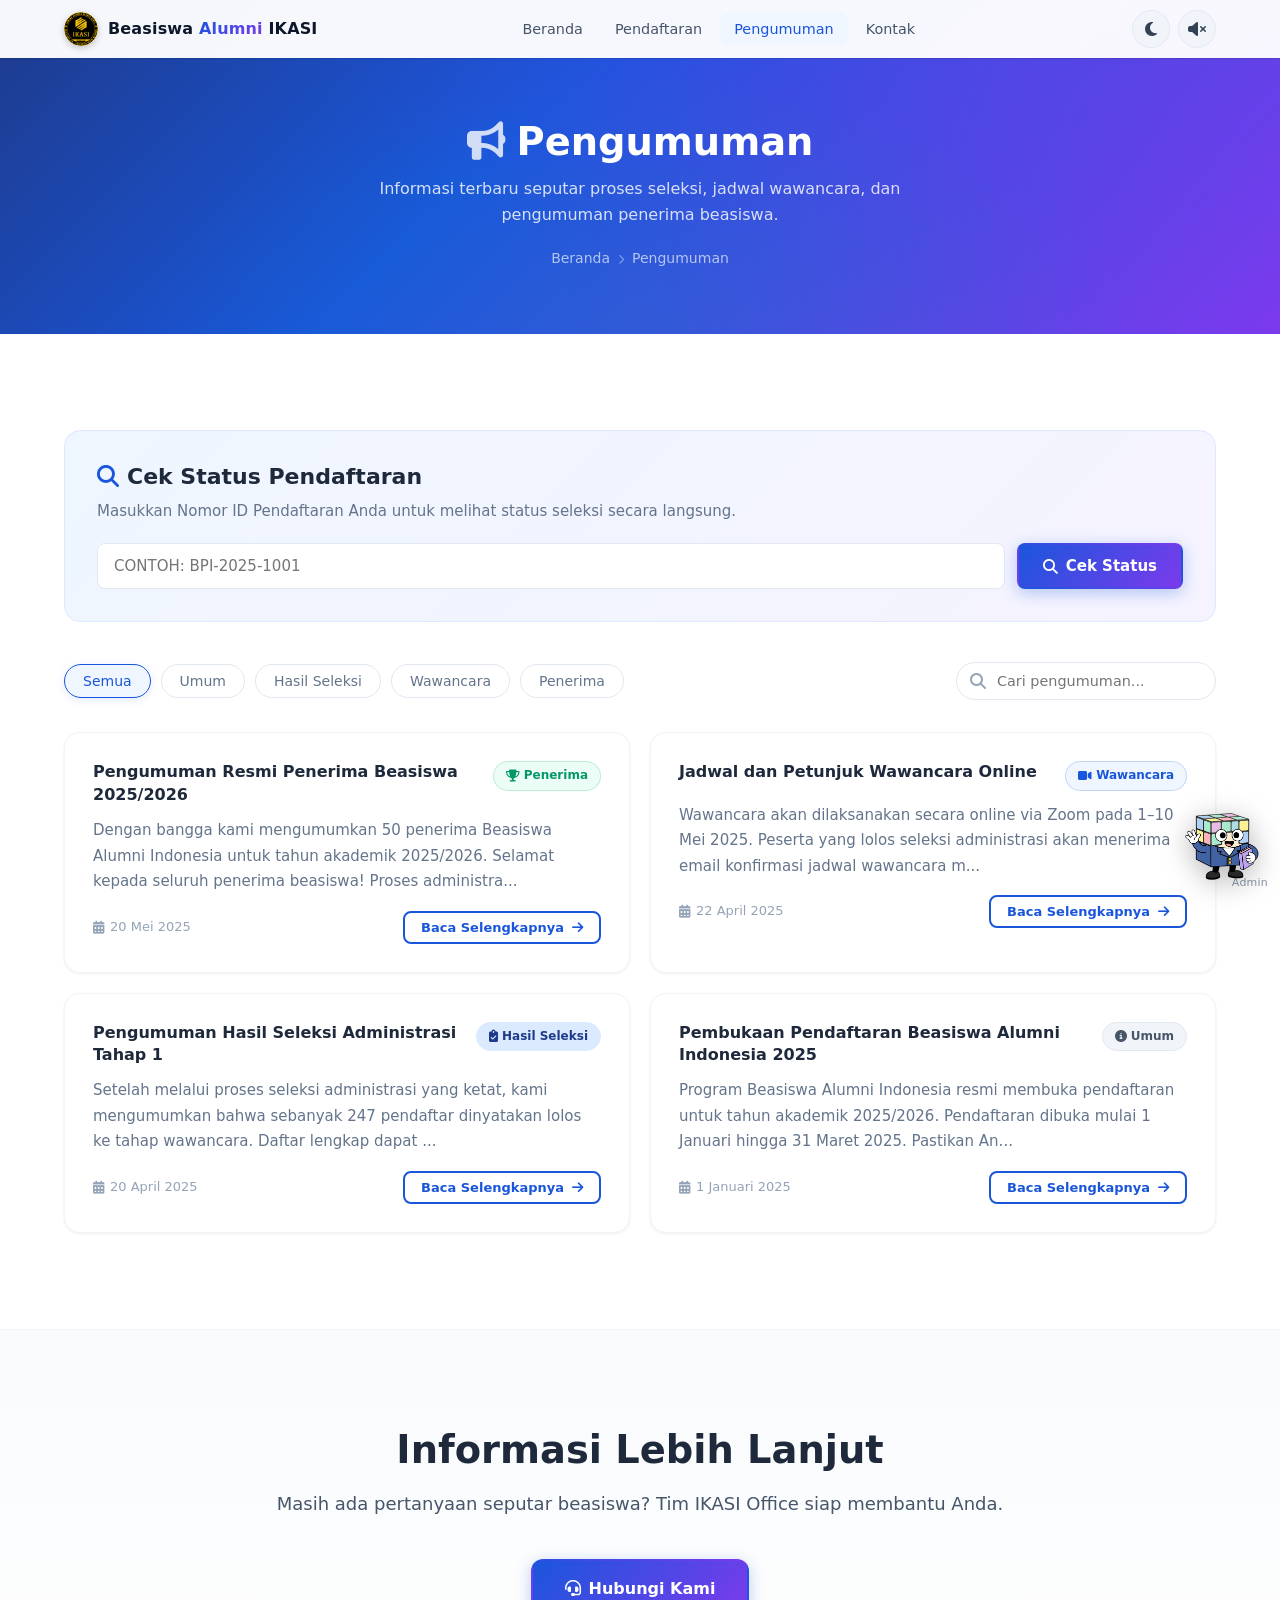
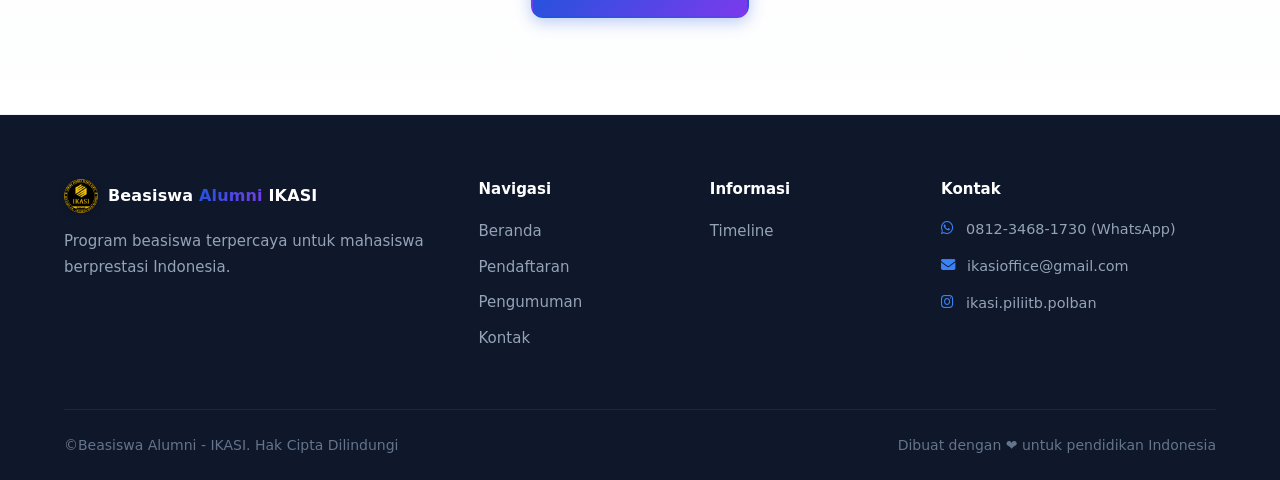
<file: pengumuman.html>
<!DOCTYPE html>
<html lang="id">
<head>
<meta charset="UTF-8">
<meta name="viewport" content="width=device-width, initial-scale=1.0">
<title>Pengumuman - Beasiswa Alumni - IKASI</title>
<script>document.documentElement.setAttribute('data-theme', localStorage.getItem('beasiswa_theme') || 'light');</script>
<link rel="stylesheet" href="style.css">
<link rel="stylesheet" href="https://cdnjs.cloudflare.com/ajax/libs/font-awesome/6.4.0/css/all.min.css">
</head>
<body>

<nav class="navbar navbar-white" id="navbar">
  <div class="container">
    <a href="index.html" class="logo">
      <img src="logo-ikasi.png" alt="Logo IKASI" class="logo-icon-img-nav">
      <span class="logo-text-nav">Beasiswa <strong>Alumni</strong> IKASI</span>
    </a>
    <ul class="nav-links" id="navLinks">
      <li><a href="index.html">Beranda</a></li>
      <li><a href="pendaftaran.html">Pendaftaran</a></li>
      <li><a href="pengumuman.html">Pengumuman</a></li>
      <li><a href="kontak.html">Kontak</a></li>
    </ul>
    <div class="site-toggles">
      <button class="toggle-btn theme-toggle-btn" onclick="toggleTheme()" aria-label="Mode Gelap" title="Mode Terang/Gelap"><i class="fas fa-moon"></i></button>
      <button class="toggle-btn music-toggle-btn" onclick="toggleMusic()" aria-label="Putar Musik" title="Musik Latar"><i class="fas fa-volume-mute"></i></button>
    </div>
    <button class="hamburger" id="hamburger" aria-label="Menu">
      <span></span><span></span><span></span>
    </button>
  </div>
</nav>
<div id="ytAudioPlayer" style="position:absolute;width:0;height:0;overflow:hidden;pointer-events:none"></div>

<div class="page-header">
  <div class="container">
    <h1><i class="fas fa-bullhorn" style="margin-right:12px;opacity:.8"></i>Pengumuman</h1>
    <p>Informasi terbaru seputar proses seleksi, jadwal wawancara, dan pengumuman penerima beasiswa.</p>
    <div class="breadcrumb">
      <a href="index.html">Beranda</a>
      <i class="fas fa-chevron-right"></i>
      <span>Pengumuman</span>
    </div>
  </div>
</div>

<section class="section">
  <div class="container">

    <!-- Cek Status Pendaftaran -->
    <div class="check-status-box">
      <h3><i class="fas fa-search" style="color:var(--primary);margin-right:8px"></i>Cek Status Pendaftaran</h3>
      <p>Masukkan Nomor ID Pendaftaran Anda untuk melihat status seleksi secara langsung.</p>
      <div class="check-status-form">
        <input type="text" id="checkId" placeholder="Contoh: BPI-2025-1001" style="text-transform:uppercase">
        <button class="btn btn-primary" onclick="checkStatus()">
          <i class="fas fa-search"></i> Cek Status
        </button>
      </div>
      <div class="status-result" id="statusResult"></div>
    </div>

    <!-- Filter & Search -->
    <div class="filter-bar">
      <button class="filter-chip active" onclick="filterAnn('semua',this)">Semua</button>
      <button class="filter-chip" onclick="filterAnn('umum',this)">Umum</button>
      <button class="filter-chip" onclick="filterAnn('seleksi',this)">Hasil Seleksi</button>
      <button class="filter-chip" onclick="filterAnn('wawancara',this)">Wawancara</button>
      <button class="filter-chip" onclick="filterAnn('penerima',this)">Penerima</button>
      <div class="search-bar">
        <i class="fas fa-search"></i>
        <input type="text" id="searchAnn" placeholder="Cari pengumuman..." oninput="renderAnn()">
      </div>
    </div>

    <div class="announcements-grid" id="annGrid"></div>
    <div id="annEmpty" class="empty-state" style="display:none">
      <i class="fas fa-inbox"></i>
      <h3>Tidak Ada Pengumuman</h3>
      <p>Belum ada pengumuman untuk kategori ini.</p>
    </div>

  </div>
</section>

<!-- Info Lanjut -->
<section class="cta-section cta-section-light">
  <div class="container">
    <div class="cta-content">
      <h2>Informasi Lebih Lanjut</h2>
      <p>Masih ada pertanyaan seputar beasiswa? Tim IKASI Office siap membantu Anda.</p>
      <a href="kontak.html" class="btn btn-primary btn-lg">
        <i class="fas fa-headset"></i> Hubungi Kami
      </a>
    </div>
  </div>
</section>

<!-- Modal Detail Pengumuman -->
<div class="modal-overlay" id="annModal">
  <div class="modal">
    <div class="modal-header">
      <h3 id="modalAnnTitle">Detail Pengumuman</h3>
      <button class="modal-close" onclick="closeModal('annModal')"><i class="fas fa-times"></i></button>
    </div>
    <div class="modal-body">
      <div style="display:flex;gap:12px;align-items:center;margin-bottom:20px;flex-wrap:wrap">
        <span class="badge" id="modalAnnBadge"></span>
        <span style="font-size:.875rem;color:var(--gray-400)" id="modalAnnDate"></span>
      </div>
      <div id="modalAnnBody" style="color:var(--gray-600);line-height:1.8;font-size:.9375rem"></div>
    </div>
    <div class="modal-footer">
      <button class="btn btn-secondary" onclick="closeModal('annModal')">Tutup</button>
    </div>
  </div>
</div>

<footer class="footer">
  <div class="container">
    <div class="footer-grid">
      <div class="footer-brand">
        <a href="index.html" class="logo"><img src="logo-ikasi.png" alt="Logo IKASI" class="logo-icon-img-nav"><span class="logo-text-nav">Beasiswa <strong>Alumni</strong> IKASI</span></a>
        <p>Program beasiswa terpercaya untuk mahasiswa berprestasi Indonesia.</p>
      </div>
      <div class="footer-links">
        <h4>Navigasi</h4>
        <ul>
          <li><a href="index.html">Beranda</a></li>
          <li><a href="pendaftaran.html">Pendaftaran</a></li>
          <li><a href="pengumuman.html">Pengumuman</a></li>
          <li><a href="kontak.html">Kontak</a></li>
        </ul>
      </div>
      <div class="footer-links">
        <h4>Informasi</h4>
        <ul>
          <li><a href="index.html#timeline">Timeline</a></li>
        </ul>
      </div>
      <div class="footer-contact">
        <h4>Kontak</h4>
        <div class="contact-item"><i class="fab fa-whatsapp"></i><span>0812-3468-1730 (WhatsApp)</span></div>
        <div class="contact-item"><i class="fas fa-envelope"></i><span>ikasioffice@gmail.com</span></div>
        <div class="contact-item"><i class="fab fa-instagram"></i><span>ikasi.piliitb.polban</span></div>
      </div>
    </div>
    <div class="footer-bottom">
      <p>&copy;Beasiswa Alumni - IKASI. Hak Cipta Dilindungi</p>
      <p>Dibuat dengan ❤️ untuk pendidikan Indonesia</p>
    </div>
  </div>
</footer>

<a href="admin.html" class="admin-corner-link">Admin</a>
<script src="main.js"></script>
<script src="pengumuman.js"></script>
</body>
</html>
</file>
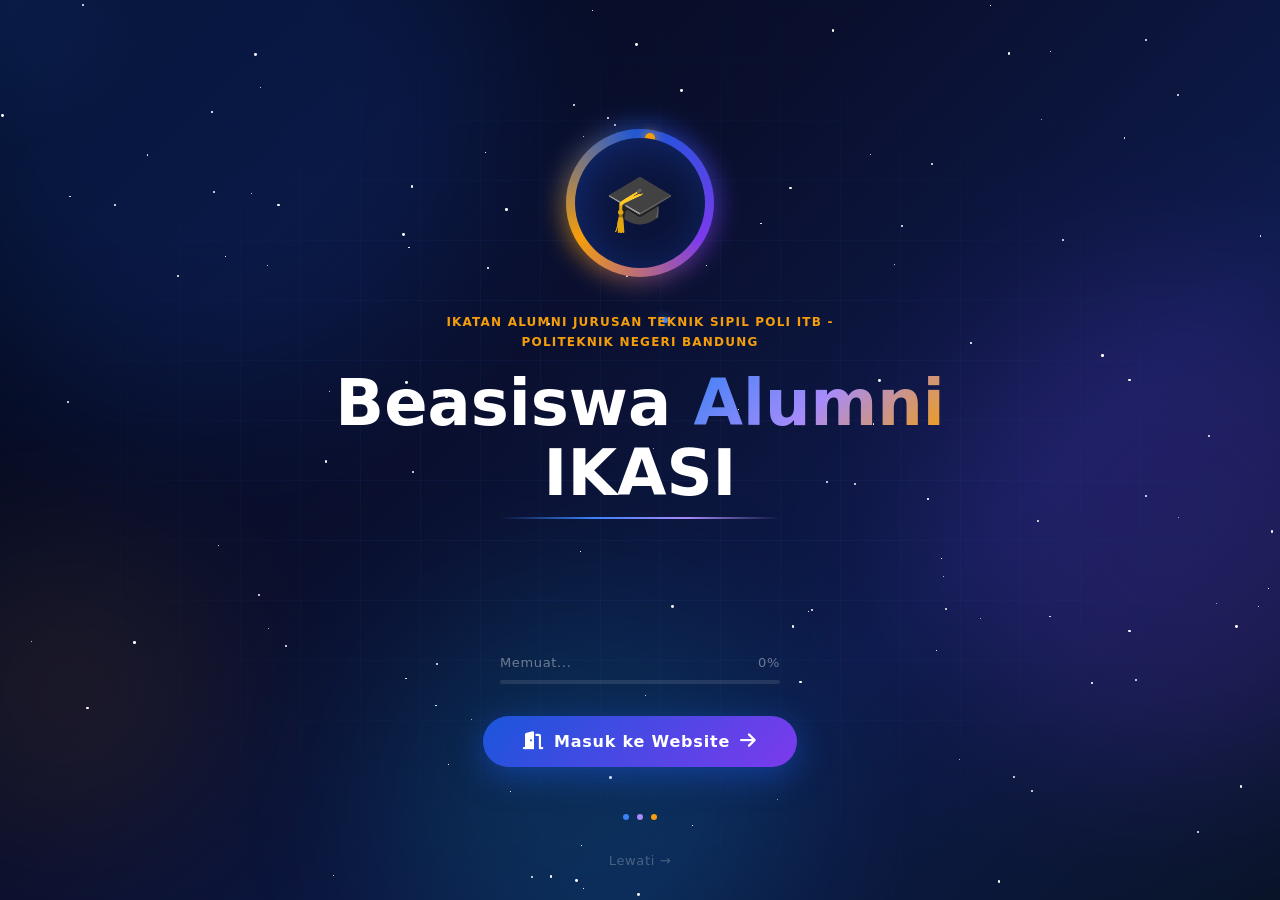
<file: splash.html>
<!DOCTYPE html>
<html lang="id">
<head>
<meta charset="UTF-8">
<meta name="viewport" content="width=device-width, initial-scale=1.0">
<title>Beasiswa Alumni - IKASI</title>
<link rel="stylesheet" href="https://cdnjs.cloudflare.com/ajax/libs/font-awesome/6.4.0/css/all.min.css">
<style>
  *, *::before, *::after { margin: 0; padding: 0; box-sizing: border-box; }

  :root {
    --blue-1: #0a0f2e;
    --blue-2: #0d1b4b;
    --blue-3: #1a56db;
    --blue-4: #3b82f6;
    --blue-5: #93c5fd;
    --gold: #f59e0b;
    --white: #ffffff;
  }

  html, body {
    width: 100%; height: 100%;
    overflow: hidden;
    font-family: 'Segoe UI', system-ui, sans-serif;
  }

  /* ===== BACKGROUND ===== */
  .bg {
    position: fixed; inset: 0;
    background: linear-gradient(135deg, #020818 0%, #0a0f2e 40%, #0d1b4b 70%, #091428 100%);
    z-index: 0;
  }

  /* Animated aurora blobs */
  .aurora {
    position: fixed; inset: 0; z-index: 1; overflow: hidden;
  }
  .aurora-blob {
    position: absolute; border-radius: 50%;
    filter: blur(80px); opacity: 0.18; animation: drift 12s ease-in-out infinite;
  }
  .aurora-blob.a1 { width: 600px; height: 600px; background: #1a56db; top: -200px; left: -100px; animation-delay: 0s; }
  .aurora-blob.a2 { width: 500px; height: 500px; background: #7c3aed; top: 30%; right: -150px; animation-delay: -4s; }
  .aurora-blob.a3 { width: 400px; height: 400px; background: #0891b2; bottom: -100px; left: 30%; animation-delay: -8s; }
  .aurora-blob.a4 { width: 300px; height: 300px; background: #f59e0b; top: 60%; left: -80px; animation-delay: -6s; opacity: 0.08; }

  @keyframes drift {
    0%, 100% { transform: translate(0, 0) scale(1); }
    33% { transform: translate(30px, -40px) scale(1.08); }
    66% { transform: translate(-20px, 30px) scale(0.94); }
  }

  /* ===== STARS ===== */
  .stars { position: fixed; inset: 0; z-index: 2; }
  .star {
    position: absolute; border-radius: 50%; background: white;
    animation: twinkle var(--dur) ease-in-out infinite var(--delay);
  }
  @keyframes twinkle {
    0%, 100% { opacity: var(--min-op); transform: scale(1); }
    50% { opacity: var(--max-op); transform: scale(1.4); }
  }

  /* ===== PARTICLES ===== */
  .particles { position: fixed; inset: 0; z-index: 3; pointer-events: none; }
  .particle {
    position: absolute; border-radius: 50%;
    animation: rise var(--dur) linear infinite var(--delay);
    opacity: 0;
  }
  @keyframes rise {
    0%   { transform: translateY(100vh) translateX(0) scale(0); opacity: 0; }
    10%  { opacity: var(--op); }
    90%  { opacity: var(--op); }
    100% { transform: translateY(-10vh) translateX(var(--drift)) scale(1); opacity: 0; }
  }

  /* ===== GRID LINES ===== */
  .grid {
    position: fixed; inset: 0; z-index: 2;
    background-image:
      linear-gradient(rgba(59,130,246,0.06) 1px, transparent 1px),
      linear-gradient(90deg, rgba(59,130,246,0.06) 1px, transparent 1px);
    background-size: 60px 60px;
    mask-image: radial-gradient(ellipse at center, black 30%, transparent 80%);
  }

  /* ===== MAIN CONTENT ===== */
  .splash {
    position: fixed; inset: 0; z-index: 10;
    display: flex; flex-direction: column;
    align-items: center; justify-content: center;
    padding: 24px; text-align: center;
  }

  /* Logo ring */
  .logo-wrap {
    position: relative; margin-bottom: 40px;
    opacity: 0; transform: scale(0.5);
    animation: logoIn 0.8s cubic-bezier(0.34, 1.56, 0.64, 1) 0.3s forwards;
  }
  @keyframes logoIn {
    to { opacity: 1; transform: scale(1); }
  }

  .logo-ring {
    width: 140px; height: 140px; border-radius: 50%;
    display: flex; align-items: center; justify-content: center;
    position: relative;
  }
  .logo-ring::before {
    content: '';
    position: absolute; inset: -4px; border-radius: 50%;
    background: conic-gradient(from 0deg, #1a56db, #7c3aed, #f59e0b, #1a56db);
    animation: spin 3s linear infinite;
    z-index: -1;
  }
  .logo-ring::after {
    content: '';
    position: absolute; inset: -8px; border-radius: 50%;
    background: conic-gradient(from 0deg, #1a56db, #7c3aed, #f59e0b, #1a56db);
    animation: spin 3s linear infinite;
    filter: blur(12px); opacity: 0.6; z-index: -2;
  }
  @keyframes spin { to { transform: rotate(360deg); } }

  .logo-inner {
    width: 130px; height: 130px; border-radius: 50%;
    background: linear-gradient(135deg, #0d1b4b, #0a0f2e);
    display: flex; align-items: center; justify-content: center;
    font-size: 3.5rem; position: relative; z-index: 1;
    box-shadow: inset 0 0 40px rgba(26,86,219,0.3);
  }

  /* Orbiting dot */
  .orbit {
    position: absolute; width: 160px; height: 160px; border-radius: 50%;
    animation: orbit 4s linear infinite;
  }
  .orbit-dot {
    width: 10px; height: 10px; border-radius: 50%;
    background: var(--gold); box-shadow: 0 0 12px var(--gold);
    position: absolute; top: 0; left: 50%; transform: translateX(-50%);
  }
  .orbit-2 {
    width: 190px; height: 190px;
    animation: orbit 6s linear infinite reverse;
  }
  .orbit-dot-2 {
    width: 6px; height: 6px; border-radius: 50%;
    background: var(--blue-4); box-shadow: 0 0 10px var(--blue-4);
    position: absolute; bottom: 0; left: 50%; transform: translateX(-50%);
  }
  @keyframes orbit { to { transform: rotate(360deg); } }

  /* Tagline */
  .tagline {
    font-size: 0.75rem; font-weight: 600; letter-spacing: 0.1em;
    text-transform: uppercase; color: var(--gold);
    opacity: 0; transform: translateY(20px);
    animation: slideUp 0.6s ease 1.0s forwards;
    margin-bottom: 16px;
    max-width: 480px;
    line-height: 1.6;
  }

  /* Title */
  .title {
    font-size: clamp(2rem, 6vw, 4rem); font-weight: 800;
    line-height: 1.1; color: var(--white);
    opacity: 0; transform: translateY(30px);
    animation: slideUp 0.7s ease 1.2s forwards;
    margin-bottom: 8px;
  }
  .title span {
    background: linear-gradient(135deg, #3b82f6, #a78bfa, #f59e0b);
    -webkit-background-clip: text; -webkit-text-fill-color: transparent;
    background-clip: text;
  }

  /* Subtitle typewriter */
  .subtitle {
    font-size: clamp(1rem, 2.5vw, 1.25rem); color: rgba(255,255,255,0.6);
    font-weight: 400; margin-bottom: 48px; min-height: 2em;
    opacity: 0; animation: fadeIn 0.5s ease 1.8s forwards;
  }

  @keyframes slideUp {
    to { opacity: 1; transform: translateY(0); }
  }
  @keyframes fadeIn {
    to { opacity: 1; }
  }

  /* Divider */
  .divider {
    width: 0; height: 2px; margin: 0 auto 48px;
    background: linear-gradient(90deg, transparent, #3b82f6, #a78bfa, transparent);
    animation: expand 0.8s ease 1.6s forwards;
  }
  @keyframes expand { to { width: 280px; } }

  /* Progress bar */
  .progress-wrap {
    width: 280px; max-width: 90vw; margin-bottom: 32px;
    opacity: 0; animation: fadeIn 0.5s ease 2s forwards;
  }
  .progress-label {
    display: flex; justify-content: space-between; align-items: center;
    margin-bottom: 10px; font-size: 0.8125rem; color: rgba(255,255,255,0.4);
    letter-spacing: 0.05em;
  }
  .progress-track {
    height: 4px; background: rgba(255,255,255,0.1); border-radius: 100px; overflow: hidden;
  }
  .progress-bar {
    height: 100%; width: 0; border-radius: 100px;
    background: linear-gradient(90deg, #1a56db, #a78bfa, #f59e0b);
    box-shadow: 0 0 12px #3b82f6;
    transition: width 0.1s linear;
  }

  /* Enter button */
  .btn-enter {
    display: inline-flex; align-items: center; gap: 10px;
    padding: 16px 40px; border-radius: 100px;
    font-size: 1rem; font-weight: 700; letter-spacing: 0.05em;
    color: var(--white); border: none; cursor: pointer;
    position: relative; overflow: hidden;
    background: linear-gradient(135deg, #1a56db, #7c3aed);
    box-shadow: 0 8px 32px rgba(26,86,219,0.5), 0 0 0 0 rgba(26,86,219,0.4);
    opacity: 0; transform: translateY(20px) scale(0.95);
    animation: btnIn 0.6s cubic-bezier(0.34,1.56,0.64,1) 2.2s forwards;
    transition: transform 0.2s ease, box-shadow 0.2s ease;
    text-decoration: none;
  }
  @keyframes btnIn {
    to { opacity: 1; transform: translateY(0) scale(1); }
  }
  .btn-enter::before {
    content: '';
    position: absolute; inset: 0;
    background: linear-gradient(135deg, rgba(255,255,255,0.15), transparent);
    opacity: 0; transition: opacity 0.3s;
  }
  .btn-enter:hover { transform: translateY(-3px) scale(1.03); box-shadow: 0 16px 48px rgba(26,86,219,0.7), 0 0 0 8px rgba(26,86,219,0.15); }
  .btn-enter:hover::before { opacity: 1; }
  .btn-enter:active { transform: scale(0.97); }
  .btn-enter .btn-icon { font-size: 1.125rem; animation: pulse-icon 2s ease-in-out infinite; }
  @keyframes pulse-icon { 0%,100%{transform:translateX(0)} 50%{transform:translateX(4px)} }

  /* Skip link */
  .skip {
    position: fixed; bottom: 32px; left: 50%; transform: translateX(-50%);
    font-size: 0.8125rem; color: rgba(255,255,255,0.25);
    cursor: pointer; z-index: 20; letter-spacing: 0.05em;
    transition: color 0.3s;
    opacity: 0; animation: fadeIn 0.5s ease 2.5s forwards;
    border: none; background: none; font-family: inherit;
  }
  .skip:hover { color: rgba(255,255,255,0.6); }

  /* Scroll hint */
  .badge-bottom {
    position: fixed; bottom: 80px; left: 50%; transform: translateX(-50%);
    display: flex; align-items: center; gap: 8px; z-index: 20;
    opacity: 0; animation: fadeIn 0.5s ease 2.8s forwards;
  }
  .badge-pip {
    width: 6px; height: 6px; border-radius: 50%; background: #3b82f6;
    animation: blink 1.5s ease-in-out infinite;
  }
  .badge-pip:nth-child(2) { animation-delay: 0.2s; background: #a78bfa; }
  .badge-pip:nth-child(3) { animation-delay: 0.4s; background: var(--gold); }
  @keyframes blink { 0%,100%{opacity:0.3;transform:scale(1)} 50%{opacity:1;transform:scale(1.4)} }

  /* Page exit transition */
  .exit-overlay {
    position: fixed; inset: 0; z-index: 9999;
    background: #0a0f2e;
    opacity: 0; pointer-events: none;
    transition: opacity 0.6s ease;
  }
  .exit-overlay.active { opacity: 1; pointer-events: all; }

  /* Cursor glow */
  .cursor-glow {
    position: fixed; pointer-events: none; z-index: 5;
    width: 300px; height: 300px; border-radius: 50%;
    background: radial-gradient(circle, rgba(59,130,246,0.08) 0%, transparent 70%);
    transform: translate(-50%, -50%);
    transition: left 0.15s ease, top 0.15s ease;
  }

  @media (max-width: 480px) {
    .logo-inner { width: 110px; height: 110px; font-size: 2.8rem; }
    .logo-ring { width: 120px; height: 120px; }
    .orbit { width: 140px; height: 140px; }
    .orbit-2 { width: 165px; height: 165px; }
  }
</style>
</head>
<body>

<div class="bg"></div>
<div class="aurora">
  <div class="aurora-blob a1"></div>
  <div class="aurora-blob a2"></div>
  <div class="aurora-blob a3"></div>
  <div class="aurora-blob a4"></div>
</div>
<div class="grid"></div>
<div class="stars" id="stars"></div>
<div class="particles" id="particles"></div>
<div class="cursor-glow" id="cursorGlow"></div>

<div class="splash">
  <div class="logo-wrap">
    <div class="orbit"><div class="orbit-dot"></div></div>
    <div class="orbit orbit-2"><div class="orbit-dot-2"></div></div>
    <div class="logo-ring">
      <div class="logo-inner">🎓</div>
    </div>
  </div>

  <div class="tagline">Ikatan Alumni Jurusan Teknik Sipil Poli ITB - Politeknik Negeri Bandung</div>

  <h1 class="title">Beasiswa <span>Alumni</span><br>IKASI</h1>

  <div class="divider"></div>

  <p class="subtitle" id="subtitle"></p>

  <div class="progress-wrap" id="progressWrap">
    <div class="progress-label">
      <span>Memuat...</span>
      <span id="progressPct">0%</span>
    </div>
    <div class="progress-track">
      <div class="progress-bar" id="progressBar"></div>
    </div>
  </div>

  <a href="index.html" class="btn-enter" id="btnEnter" onclick="goEnter(event)">
    <i class="fas fa-door-open btn-icon"></i>
    Masuk ke Website
    <i class="fas fa-arrow-right btn-icon"></i>
  </a>
</div>

<div class="badge-bottom">
  <div class="badge-pip"></div>
  <div class="badge-pip"></div>
  <div class="badge-pip"></div>
</div>

<button class="skip" onclick="goEnter()" id="skipBtn">Lewati →</button>

<div class="exit-overlay" id="exitOverlay"></div>

<script>
sessionStorage.setItem('beasiswa_splash_seen', 'true');

/* ===== STARS ===== */
const starsEl = document.getElementById('stars');
for (let i = 0; i < 120; i++) {
  const s = document.createElement('div');
  s.className = 'star';
  const size = Math.random() * 2.5 + 0.5;
  const minOp = (Math.random() * 0.2 + 0.05).toFixed(2);
  const maxOp = (Math.random() * 0.5 + 0.3).toFixed(2);
  s.style.cssText = `
    width:${size}px; height:${size}px;
    top:${Math.random()*100}%; left:${Math.random()*100}%;
    --dur:${(Math.random()*4+2).toFixed(1)}s;
    --delay:-${(Math.random()*6).toFixed(1)}s;
    --min-op:${minOp}; --max-op:${maxOp};
  `;
  starsEl.appendChild(s);
}

/* ===== PARTICLES ===== */
const particlesEl = document.getElementById('particles');
const colors = ['#3b82f6','#a78bfa','#f59e0b','#06b6d4','#93c5fd'];
for (let i = 0; i < 30; i++) {
  const p = document.createElement('div');
  p.className = 'particle';
  const size = Math.random() * 5 + 2;
  const drift = (Math.random() - 0.5) * 200;
  p.style.cssText = `
    width:${size}px; height:${size}px;
    left:${Math.random()*100}%;
    background:${colors[Math.floor(Math.random()*colors.length)]};
    box-shadow:0 0 ${size*3}px ${colors[Math.floor(Math.random()*colors.length)]};
    --dur:${(Math.random()*8+6).toFixed(1)}s;
    --delay:-${(Math.random()*10).toFixed(1)}s;
    --op:${(Math.random()*0.4+0.2).toFixed(2)};
    --drift:${drift.toFixed(0)}px;
  `;
  particlesEl.appendChild(p);
}

/* ===== CURSOR GLOW ===== */
const glow = document.getElementById('cursorGlow');
document.addEventListener('mousemove', e => {
  glow.style.left = e.clientX + 'px';
  glow.style.top = e.clientY + 'px';
});

/* ===== TYPEWRITER ===== */
const subtitleEl = document.getElementById('subtitle');
const text = 'Mendukung Mahasiswa Teknik Sipil Berprestasi';
let i = 0;
function typeWriter() {
  if (i <= text.length) {
    subtitleEl.textContent = text.slice(0, i) + (i < text.length ? '|' : '');
    i++;
    setTimeout(typeWriter, i < text.length ? 45 : 600);
  } else {
    subtitleEl.textContent = text;
  }
}
setTimeout(typeWriter, 1900);

/* ===== PROGRESS BAR (auto redirect) ===== */
const bar = document.getElementById('progressBar');
const pct = document.getElementById('progressPct');
let progress = 0;
let autoRedirect = true;

setTimeout(() => {
  const interval = setInterval(() => {
    if (!autoRedirect) { clearInterval(interval); return; }
    progress += 1;
    bar.style.width = progress + '%';
    pct.textContent = progress + '%';
    if (progress >= 100) {
      clearInterval(interval);
      setTimeout(() => { if (autoRedirect) goEnter(); }, 300);
    }
  }, 35); // total ~3.5s
}, 2200);

/* ===== ENTER TRANSITION ===== */
let entered = false;
function goEnter(e) {
  if (e) e.preventDefault();
  if (entered) return;
  entered = true;
  autoRedirect = false;

  const overlay = document.getElementById('exitOverlay');
  overlay.classList.add('active');
  setTimeout(() => { window.location.href = 'index.html'; }, 650);
}

/* ===== KEY SHORTCUT ===== */
document.addEventListener('keydown', e => {
  if (e.key === 'Enter' || e.key === ' ' || e.key === 'Escape') goEnter();
});
</script>
</body>
</html>
</file>
<file: style.css>
/* ========================================
   BEASISWA ALUMNI IKASI — Elegant Light Theme
   ======================================== */
:root {
  --primary:       #1a56db;
  --primary-dark:  #1e3a8a;
  --primary-mid:   #2563eb;
  --primary-light: #3b82f6;
  --primary-50:    #eff6ff;
  --primary-100:   #dbeafe;

  --purple:        #7c3aed;
  --purple-light:  #8b5cf6;
  --purple-50:     #f5f3ff;

  --teal:          #0891b2;
  --teal-light:    #06b6d4;
  --teal-50:       #ecfeff;

  --gold:          #d97706;
  --gold-light:    #f59e0b;
  --gold-50:       #fffbeb;

  --success:       #059669;
  --success-light: #10b981;
  --success-50:    #ecfdf5;

  --danger:        #dc2626;
  --danger-50:     #fef2f2;

  --white:         #ffffff;
  --gray-50:       #f8fafc;
  --gray-100:      #f1f5f9;
  --gray-200:      #e2e8f0;
  --gray-300:      #cbd5e1;
  --gray-400:      #94a3b8;
  --gray-500:      #64748b;
  --gray-600:      #475569;
  --gray-700:      #334155;
  --gray-800:      #1e293b;
  --gray-900:      #0f172a;

  --shadow-sm:  0 1px 3px rgba(0,0,0,0.07);
  --shadow:     0 4px 12px rgba(0,0,0,0.08);
  --shadow-md:  0 8px 24px rgba(0,0,0,0.1);
  --shadow-lg:  0 20px 48px rgba(0,0,0,0.12);
  --shadow-xl:  0 32px 64px rgba(0,0,0,0.15);

  --radius-sm: 8px;
  --radius:    12px;
  --radius-lg: 16px;
  --radius-xl: 24px;
  --transition: all 0.3s ease;

  --grad-hero:   linear-gradient(135deg, #1e3a8a 0%, #1a56db 35%, #7c3aed 70%, #0891b2 100%);
  --grad-brand:  linear-gradient(135deg, #1a56db, #7c3aed);
  --grad-teal:   linear-gradient(135deg, #0891b2, #06b6d4);
  --grad-gold:   linear-gradient(135deg, #d97706, #f59e0b);
  --grad-green:  linear-gradient(135deg, #059669, #10b981);
  --grad-text:   linear-gradient(135deg, #1a56db, #7c3aed);
  --grad-page:   linear-gradient(135deg, #1e3a8a 0%, #1a56db 40%, #7c3aed 100%);

  --surface:     var(--white);
  --text-strong: var(--gray-800);
}

:root[data-theme="dark"] {
  --surface:     #171f38;
  --text-strong: #eef1fa;
}

/* ===== RESET ===== */
*,*::before,*::after{margin:0;padding:0;box-sizing:border-box}
html{scroll-behavior:smooth}
body{font-family:'Segoe UI',system-ui,-apple-system,sans-serif;color:var(--text-strong);background:var(--surface);line-height:1.6;-webkit-font-smoothing:antialiased}
img{max-width:100%;height:auto;display:block}
a{text-decoration:none;color:inherit;transition:var(--transition)}
ul{list-style:none}
button{cursor:pointer;border:none;background:none;font-family:inherit}
input,select,textarea{font-family:inherit}
h1{font-size:clamp(2rem,5vw,3.5rem);font-weight:800;line-height:1.15}
h2{font-size:clamp(1.75rem,3vw,2.5rem);font-weight:700;line-height:1.25}
h3{font-size:1.375rem;font-weight:600;line-height:1.3}
h4{font-size:1.125rem;font-weight:600;line-height:1.4}

/* ===== LAYOUT ===== */
.container{width:100%;max-width:1200px;margin:0 auto;padding:0 24px}
.section{padding:96px 0}
.bg-light{background:linear-gradient(180deg,var(--gray-50) 0%,var(--white) 100%)}

/* ===== SECTION HEADER ===== */
.section-header{text-align:center;margin-bottom:64px}
.section-header h2{color:var(--text-strong);margin-bottom:16px}
.section-header p{color:var(--gray-500);font-size:1.125rem;max-width:600px;margin:0 auto}
.section-badge{
  display:inline-block;
  background:linear-gradient(135deg,var(--primary-50),var(--purple-50));
  color:var(--primary);
  border:1px solid var(--primary-100);
  font-size:.8125rem;font-weight:700;
  padding:6px 18px;border-radius:100px;
  margin-bottom:16px;letter-spacing:.06em;text-transform:uppercase;
}
.gradient-text{background:var(--grad-text);-webkit-background-clip:text;-webkit-text-fill-color:transparent;background-clip:text}

/* ===== BUTTONS ===== */
.btn{display:inline-flex;align-items:center;gap:8px;padding:12px 24px;border-radius:var(--radius-sm);font-size:.9375rem;font-weight:600;transition:var(--transition);cursor:pointer;border:2px solid transparent;white-space:nowrap}
.btn-lg{padding:15px 32px;font-size:1rem;border-radius:var(--radius)}
.btn-sm{padding:7px 16px;font-size:.8125rem}

.btn-primary{background:var(--grad-brand);color:var(--white);border-color:transparent;box-shadow:0 4px 16px rgba(26,86,219,.3)}
.btn-primary:hover{transform:translateY(-2px);box-shadow:0 8px 28px rgba(26,86,219,.45)}
.btn-primary:active{transform:translateY(0)}

.btn-outline{background:transparent;border-color:var(--primary);color:var(--primary)}
.btn-outline:hover{background:var(--primary-50)}

.btn-outline-white{background:rgba(255,255,255,.12);border-color:rgba(255,255,255,.5);color:var(--white);backdrop-filter:blur(8px)}
.btn-outline-white:hover{background:rgba(255,255,255,.22);border-color:var(--white)}

.btn-white{background:var(--surface);color:var(--primary-dark);box-shadow:0 4px 20px rgba(0,0,0,.15)}
.btn-white:hover{transform:translateY(-2px);box-shadow:0 8px 32px rgba(0,0,0,.2)}

.btn-secondary{background:var(--gray-100);color:var(--gray-700);border-color:var(--gray-200)}
.btn-secondary:hover{background:var(--gray-200)}

.btn-danger{background:var(--danger-50);color:var(--danger);border-color:rgba(220,38,38,.2)}
.btn-danger:hover{background:rgba(220,38,38,.1)}

.btn-success{background:var(--success-50);color:var(--success);border-color:rgba(5,150,105,.2)}
.btn-success:hover{background:rgba(5,150,105,.1)}

.btn-warning{background:var(--gold-50);color:var(--gold);border-color:rgba(217,119,6,.2)}
.btn-warning:hover{background:rgba(217,119,6,.1)}

.btn-block{width:100%;justify-content:center}

/* ===== NAVBAR ===== */
.navbar{position:fixed;top:0;left:0;right:0;z-index:1000;padding:18px 0;transition:var(--transition)}
.navbar.scrolled,.navbar-white{background:rgba(255,255,255,.96);backdrop-filter:blur(16px);box-shadow:0 1px 0 rgba(0,0,0,.07),var(--shadow-sm);padding:10px 0}
.navbar .container{display:flex;align-items:center;justify-content:space-between}

.logo{display:flex;align-items:center;gap:10px;font-size:1.2rem;font-weight:600;color:var(--white)}
.navbar.scrolled .logo,.navbar-white .logo{color:var(--gray-900)}
.logo-icon{width:40px;height:40px;background:var(--grad-brand);border-radius:var(--radius-sm);display:flex;align-items:center;justify-content:center;font-size:1.25rem;flex-shrink:0;box-shadow:0 4px 12px rgba(26,86,219,.3)}
.logo-icon-img{width:44px;height:44px;border-radius:50%;flex-shrink:0;object-fit:contain;box-shadow:0 2px 8px rgba(0,0,0,.25)}
.logo-text-ikasi{font-size:.78rem;line-height:1.3;font-weight:700;letter-spacing:.01em;max-width:230px;color:inherit}
.logo-icon-img-nav{width:34px;height:34px;border-radius:50%;flex-shrink:0;object-fit:contain;box-shadow:0 2px 6px rgba(0,0,0,.22)}
.logo-text-nav{font-size:1rem;font-weight:700;letter-spacing:.01em;color:inherit;white-space:nowrap}
@media(max-width:480px){.logo-text-ikasi{font-size:.68rem;max-width:170px}.logo-icon-img{width:36px;height:36px}.logo-icon-img-nav{width:28px;height:28px}.logo-text-nav{font-size:.85rem}}
.logo strong{background:var(--grad-brand);-webkit-background-clip:text;-webkit-text-fill-color:transparent;background-clip:text}
.navbar.scrolled .logo strong,.navbar-white .logo strong{background:var(--grad-brand);-webkit-background-clip:text;-webkit-text-fill-color:transparent;background-clip:text}

.nav-links{display:flex;align-items:center;gap:4px}
.nav-links a{color:rgba(255,255,255,.85);font-size:.9rem;font-weight:500;padding:8px 14px;border-radius:var(--radius-sm);transition:var(--transition)}
.nav-links a:hover,.nav-links a.active{color:var(--white);background:rgba(255,255,255,.15)}
.navbar.scrolled .nav-links a,.navbar-white .nav-links a{color:var(--gray-600)}
.navbar.scrolled .nav-links a:hover,.navbar.scrolled .nav-links a.active,
.navbar-white .nav-links a:hover,.navbar-white .nav-links a.active{color:var(--primary);background:var(--primary-50)}

.btn-nav{background:var(--surface)!important;color:var(--primary)!important;padding:8px 18px!important;border-radius:var(--radius-sm)!important;font-weight:700!important;box-shadow:var(--shadow-sm)!important}
.btn-nav:hover{background:var(--primary-50)!important;transform:translateY(-1px)}
.navbar.scrolled .btn-nav,.navbar-white .btn-nav{background:var(--grad-brand)!important;color:var(--white)!important;box-shadow:0 4px 12px rgba(26,86,219,.3)!important}

.admin-corner-link{position:fixed;right:12px;bottom:8px;font-size:.6875rem;color:var(--gray-500);opacity:.75;text-decoration:none;z-index:40;letter-spacing:.02em}
.admin-corner-link:hover{opacity:1;color:var(--primary)}

.hamburger{display:none;flex-direction:column;gap:5px;padding:4px;cursor:pointer}
.hamburger span{display:block;width:24px;height:2px;background:var(--surface);border-radius:2px;transition:var(--transition)}
.navbar.scrolled .hamburger span,.navbar-white .hamburger span{background:var(--gray-800)}
.hamburger.active span:nth-child(1){transform:rotate(45deg) translate(5px,5px)}
.hamburger.active span:nth-child(2){opacity:0}
.hamburger.active span:nth-child(3){transform:rotate(-45deg) translate(5px,-5px)}

/* ===== HERO ===== */
.hero{
  min-height:100vh;
  background:var(--grad-hero);
  position:relative;overflow:hidden;
  display:flex;align-items:center;padding:120px 0 80px;
}
.hero::before{
  content:'';position:absolute;inset:0;
  background:
    radial-gradient(ellipse at 15% 50%,rgba(255,255,255,.07) 0%,transparent 55%),
    radial-gradient(ellipse at 85% 20%,rgba(124,58,237,.25) 0%,transparent 50%),
    radial-gradient(ellipse at 50% 100%,rgba(8,145,178,.2) 0%,transparent 50%);
}
/* floating shapes in hero bg */
.hero::after{
  content:'';position:absolute;
  width:600px;height:600px;border-radius:50%;
  background:rgba(255,255,255,.04);
  top:-100px;right:-150px;
  animation:hero-blob 8s ease-in-out infinite;
}
@keyframes hero-blob{0%,100%{transform:scale(1) rotate(0deg)}50%{transform:scale(1.08) rotate(8deg)}}
.hero-bg{position:absolute;inset:0;pointer-events:none}
.hero .container{display:grid;grid-template-columns:1fr 1fr;gap:60px;align-items:center;position:relative;z-index:1}

.hero-badge{
  display:inline-flex;align-items:center;
  background:rgba(255,255,255,.15);backdrop-filter:blur(10px);
  border:1px solid rgba(255,255,255,.3);
  color:var(--white);font-size:.8125rem;font-weight:600;
  padding:7px 18px;border-radius:100px;margin-bottom:24px;letter-spacing:.05em;
}
.hero-content h1{color:var(--white);margin-bottom:24px;text-shadow:0 2px 20px rgba(0,0,0,.2)}
.hero-content p{color:rgba(255,255,255,.88);font-size:1.0625rem;margin-bottom:40px;max-width:520px;line-height:1.8}
.hero-actions{display:flex;gap:16px;flex-wrap:wrap;margin-bottom:48px}
.hero-stats{display:flex;align-items:center;gap:28px;flex-wrap:wrap}
.stat{display:flex;flex-direction:column}
.stat-number{font-size:1.75rem;font-weight:800;color:var(--white);line-height:1}
.stat-label{font-size:.8125rem;color:rgba(255,255,255,.7);margin-top:4px}
.stat-divider{width:1px;height:48px;background:rgba(255,255,255,.25)}

/* Hero illustration */
.hero-image{position:relative;height:480px;display:flex;align-items:center;justify-content:center}
.hero-illustration{position:relative;width:320px;height:320px}
.illustration-circle{position:absolute;border-radius:50%;top:50%;left:50%;transform:translate(-50%,-50%)}
.c1{width:300px;height:300px;background:rgba(255,255,255,.08);border:1px solid rgba(255,255,255,.15);animation:pulse-c 6s ease-in-out infinite}
.c2{width:210px;height:210px;background:rgba(124,58,237,.2);border:1px solid rgba(124,58,237,.3);animation:pulse-c 6s ease-in-out infinite reverse}
.c3{width:130px;height:130px;background:rgba(8,145,178,.2);border:1px solid rgba(8,145,178,.3);animation:pulse-c 6s ease-in-out infinite 1s}
@keyframes pulse-c{0%,100%{transform:translate(-50%,-50%) scale(1)}50%{transform:translate(-50%,-50%) scale(1.08)}}
.grad-cap{position:absolute;top:50%;left:50%;transform:translate(-50%,-58%);font-size:6rem;z-index:2;animation:float 4s ease-in-out infinite;filter:drop-shadow(0 8px 32px rgba(0,0,0,.3))}
@keyframes float{0%,100%{transform:translate(-50%,-58%)}50%{transform:translate(-50%,-68%)}}

.hero-card-float{
  position:absolute;background:rgba(255,255,255,.95);
  backdrop-filter:blur(16px);border-radius:var(--radius);
  padding:16px 20px;display:flex;align-items:center;gap:12px;
  box-shadow:var(--shadow-lg);animation:float-card 5s ease-in-out infinite;z-index:3;
}
.hero-card-float .card-icon{font-size:1.75rem}
.hero-card-float .card-title{font-size:.875rem;font-weight:600;color:var(--text-strong)}
.hero-card-float .card-sub{font-size:.75rem;color:var(--gray-500)}
.card-1{top:18%;left:-10px;animation-delay:0s}
.card-2{bottom:18%;right:-10px;animation-delay:-2.5s}
.card-3{top:2%;right:6px;animation-delay:-1.2s}
.card-4{bottom:2%;left:6px;animation-delay:-3.7s}
@keyframes float-card{0%,100%{transform:translateY(0)}50%{transform:translateY(-12px)}}

/* ===== FEATURES ===== */
.features-grid{display:grid;grid-template-columns:repeat(4,1fr);gap:24px}
.features-grid-3{grid-template-columns:repeat(3,1fr)}
.feature-card{
  background:var(--surface);border-radius:var(--radius-lg);padding:32px 24px;
  box-shadow:var(--shadow);border:1px solid var(--gray-100);transition:var(--transition);
  position:relative;overflow:hidden;
}
.feature-card::before{
  content:'';position:absolute;top:0;left:0;right:0;height:3px;
  opacity:0;transition:var(--transition);
}
.feature-card:nth-child(1)::before{background:var(--grad-brand)}
.feature-card:nth-child(2)::before{background:var(--grad-green)}
.feature-card:nth-child(3)::before{background:linear-gradient(135deg,var(--purple),var(--purple-light))}
.feature-card:nth-child(4)::before{background:var(--grad-gold)}
.feature-card:hover{transform:translateY(-8px);box-shadow:var(--shadow-xl)}
.feature-card:hover::before{opacity:1}

.feature-icon{width:56px;height:56px;border-radius:var(--radius);display:flex;align-items:center;justify-content:center;font-size:1.5rem;margin-bottom:20px;color:var(--white)}
.feature-icon.bg-blue{background:var(--grad-brand);box-shadow:0 4px 16px rgba(26,86,219,.25)}
.feature-icon.bg-green{background:var(--grad-green);box-shadow:0 4px 16px rgba(5,150,105,.25)}
.feature-icon.bg-purple{background:linear-gradient(135deg,var(--purple),var(--purple-light));box-shadow:0 4px 16px rgba(124,58,237,.25)}
.feature-icon.bg-orange{background:var(--grad-gold);box-shadow:0 4px 16px rgba(217,119,6,.25)}
.feature-card h3{color:var(--text-strong);margin-bottom:12px}
.feature-card p{color:var(--gray-500);font-size:.9375rem;line-height:1.7}

/* ===== REQUIREMENTS ===== */
.requirements-grid{display:grid;grid-template-columns:repeat(3,1fr);gap:20px}
.req-card{
  background:var(--surface);border-radius:var(--radius-lg);padding:28px;
  display:flex;gap:20px;box-shadow:var(--shadow-sm);
  border:1px solid var(--gray-100);transition:var(--transition);
  position:relative;overflow:hidden;
}
.req-card::after{
  content:'';position:absolute;bottom:0;left:0;right:0;height:2px;
  background:var(--grad-brand);opacity:0;transition:var(--transition);
}
.req-card:hover{box-shadow:var(--shadow-md);transform:translateY(-4px)}
.req-card:hover::after{opacity:1}
.req-number{font-size:2.25rem;font-weight:800;line-height:1;flex-shrink:0;background:var(--grad-text);-webkit-background-clip:text;-webkit-text-fill-color:transparent;background-clip:text}
.req-content h4{color:var(--text-strong);margin-bottom:8px}
.req-content p{color:var(--gray-500);font-size:.9rem;line-height:1.7}

/* ===== TIMELINE ===== */
.timeline{position:relative;max-width:800px;margin:0 auto}
.timeline::before{content:'';position:absolute;left:173px;top:0;bottom:0;width:2px;background:linear-gradient(to bottom,var(--primary-100),var(--primary),var(--purple),var(--teal),var(--primary-100))}
.timeline-item{display:grid;grid-template-columns:140px auto 1fr;gap:24px;align-items:start;margin-bottom:40px}
.timeline-item:last-child{margin-bottom:0}
.timeline-date{text-align:right;font-size:.8125rem;color:var(--gray-500);font-weight:500;padding-top:5px;line-height:1.4}
.timeline-dot{
  width:20px;height:20px;border-radius:50%;
  background:var(--gray-200);border:3px solid var(--white);
  box-shadow:0 0 0 2px var(--gray-200);margin-top:4px;flex-shrink:0;transition:var(--transition);
}
.timeline-item.active .timeline-dot{
  background:var(--grad-brand);border-color:var(--white);
  box-shadow:0 0 0 4px rgba(26,86,219,.2),0 4px 12px rgba(26,86,219,.3);
}
.timeline-card{
  background:var(--surface);border-radius:var(--radius);
  padding:20px 24px;box-shadow:var(--shadow-sm);
  border:1px solid var(--gray-100);transition:var(--transition);
}
.timeline-item.active .timeline-card{
  border-left:3px solid var(--primary);
  box-shadow:var(--shadow-md);
}
.timeline-card h4{color:var(--text-strong);margin-bottom:8px}
.timeline-card p{color:var(--gray-500);font-size:.9rem}

/* ===== CTA ===== */
.cta-section{
  background:var(--grad-hero);
  padding:96px 0;text-align:center;position:relative;overflow:hidden;
}
.cta-section::before{content:'';position:absolute;inset:0;background:radial-gradient(ellipse at center,rgba(255,255,255,.06) 0%,transparent 65%)}
.cta-content{position:relative;z-index:1}
.cta-content h2{color:var(--white);margin-bottom:16px}
.cta-content p{color:rgba(255,255,255,.82);font-size:1.125rem;margin-bottom:40px}
.cta-section-light{background:linear-gradient(180deg,var(--gray-50) 0%,var(--white) 100%)!important;border-top:1px solid var(--gray-100);border-bottom:1px solid var(--gray-100)}
.cta-section-light::before{display:none}
.cta-section-light .cta-content h2{color:var(--text-strong)}
.cta-section-light .cta-content p{color:var(--gray-600)}
.cta-countdown{display:flex;justify-content:center;gap:16px;margin-bottom:40px;flex-wrap:wrap}
.countdown-item{
  display:flex;flex-direction:column;align-items:center;
  background:rgba(255,255,255,.12);backdrop-filter:blur(10px);
  border:1px solid rgba(255,255,255,.25);border-radius:var(--radius);
  padding:18px 26px;min-width:88px;
}
.countdown-num{font-size:2.5rem;font-weight:800;color:var(--white);line-height:1}
.countdown-label{font-size:.8rem;color:rgba(255,255,255,.7);margin-top:8px;letter-spacing:.04em}

/* ===== FOOTER ===== */
.footer{background:var(--gray-900);padding:64px 0 0}
.footer-grid{display:grid;grid-template-columns:2fr 1fr 1fr 1.5fr;gap:48px;margin-bottom:48px}
.footer-brand p{color:var(--gray-400);font-size:.9375rem;line-height:1.7;margin:16px 0 24px}
.social-links{display:flex;gap:10px}
.social-links a{width:40px;height:40px;border-radius:var(--radius-sm);background:var(--gray-800);color:var(--gray-400);display:flex;align-items:center;justify-content:center;transition:var(--transition)}
.social-links a:hover{background:var(--grad-brand);color:var(--white);transform:translateY(-2px)}
.footer-links h4,.footer-contact h4{color:var(--white);font-size:.9375rem;margin-bottom:18px}
.footer-links ul li{margin-bottom:10px}
.footer-links ul li a{color:var(--gray-400);font-size:.9375rem}
.footer-links ul li a:hover{color:var(--primary-light)}
.contact-item{display:flex;gap:12px;margin-bottom:14px;color:var(--gray-400);font-size:.9rem;align-items:flex-start}
.contact-item i{color:var(--primary-light);font-size:.9rem;margin-top:3px;flex-shrink:0}
.footer-bottom{border-top:1px solid var(--gray-800);padding:24px 0;display:flex;justify-content:space-between;align-items:center;flex-wrap:wrap;gap:8px}
.footer-bottom p{color:var(--gray-500);font-size:.875rem}

/* ===== PAGE HEADER ===== */
.page-header{
  background:var(--grad-page);
  padding:120px 0 64px;text-align:center;
  position:relative;overflow:hidden;
}
.page-header::before{content:'';position:absolute;inset:0;background:radial-gradient(ellipse at 50% 100%,rgba(8,145,178,.2) 0%,transparent 55%),radial-gradient(ellipse at 80% 20%,rgba(124,58,237,.2) 0%,transparent 50%)}
.page-header h1{color:var(--white);font-size:clamp(1.75rem,3vw,2.5rem);margin-bottom:12px;position:relative}
.page-header p{color:rgba(255,255,255,.82);font-size:1rem;max-width:600px;margin:0 auto;position:relative}
.breadcrumb{display:flex;align-items:center;gap:8px;margin-top:20px;justify-content:center;position:relative}
.breadcrumb a,.breadcrumb span{font-size:.875rem;color:rgba(255,255,255,.65)}
.breadcrumb a:hover{color:var(--white)}
.breadcrumb i{font-size:.625rem;color:rgba(255,255,255,.4)}

/* ===== FORMS ===== */
.form-section{padding:64px 0}
.form-container{max-width:820px;margin:0 auto}
.form-card{background:var(--surface);border-radius:var(--radius-xl);padding:48px;box-shadow:var(--shadow-lg);border:1px solid var(--gray-100)}
.form-group{margin-bottom:22px}
.form-label{display:block;font-size:.9rem;font-weight:500;color:var(--gray-700);margin-bottom:8px}
.form-label .required{color:var(--danger);margin-left:4px}
.form-control{
  width:100%;padding:12px 16px;
  border:1.5px solid var(--gray-200);border-radius:var(--radius-sm);
  font-size:.9375rem;color:var(--text-strong);background:var(--surface);transition:var(--transition);outline:none;
}
.form-control:focus{border-color:var(--primary);box-shadow:0 0 0 4px rgba(26,86,219,.1)}
.form-control.is-invalid{border-color:var(--danger);box-shadow:0 0 0 3px rgba(220,38,38,.08)}
textarea.form-control{resize:vertical;min-height:120px}
.form-hint{font-size:.8rem;color:var(--gray-400);margin-top:6px}
.form-error{font-size:.8rem;color:var(--danger);margin-top:6px;display:none}
.form-error.show{display:block}
.form-row{display:grid;grid-template-columns:1fr 1fr;gap:20px}
.form-section-title{
  font-size:1.0625rem;font-weight:600;color:var(--text-strong);
  padding-bottom:14px;border-bottom:2px solid var(--gray-100);
  margin-bottom:26px;display:flex;align-items:center;gap:10px;
}
.form-section-title i{background:var(--grad-brand);-webkit-background-clip:text;-webkit-text-fill-color:transparent;background-clip:text}

/* Upload */
.upload-area{
  border:2px dashed var(--gray-200);border-radius:var(--radius);
  padding:28px;text-align:center;cursor:pointer;transition:var(--transition);
  position:relative;background:var(--gray-50);
}
.upload-area:hover,.upload-area.dragover{border-color:var(--primary);background:var(--primary-50);box-shadow:0 0 0 4px rgba(26,86,219,.07)}
.upload-area input[type="file"]{position:absolute;inset:0;opacity:0;cursor:pointer;width:100%;height:100%}
.upload-icon{font-size:2rem;color:var(--gray-400);margin-bottom:10px}
.upload-area.has-file .upload-icon{color:var(--success-light)}
.upload-text{color:var(--gray-500);font-size:.875rem}
.upload-text strong{color:var(--primary)}
.upload-file-name{display:none;font-size:.875rem;color:var(--success);margin-top:8px;font-weight:500}
.upload-area.has-file .upload-file-name{display:block}

/* Prestasi (multi-entri) */
.prestasi-row{display:flex;flex-direction:column;gap:10px;padding:14px 16px;background:var(--gray-50);border:1px solid var(--gray-100);border-radius:var(--radius-sm);margin-bottom:10px}
.prestasi-row-main{display:flex;gap:8px;align-items:center}
.prestasi-row-main .form-control{flex:1}
.prestasi-remove-btn{width:38px;height:38px;flex-shrink:0;border-radius:var(--radius-sm);border:1px solid var(--gray-200);background:var(--surface);color:var(--danger);display:flex;align-items:center;justify-content:center;cursor:pointer;transition:var(--transition)}
.prestasi-remove-btn:hover{background:var(--danger-50);border-color:rgba(220,38,38,.2)}
.prestasi-upload-btn{display:inline-flex;align-items:center;gap:8px;padding:8px 14px;border-radius:100px;border:1.5px dashed var(--gray-300);background:var(--surface);color:var(--gray-500);font-size:.8125rem;cursor:pointer;transition:var(--transition);width:fit-content}
.prestasi-upload-btn:hover{border-color:var(--primary);color:var(--primary)}
.prestasi-upload-btn.has-file{border-style:solid;border-color:var(--success-light);color:var(--success);background:var(--success-50)}
[data-theme="dark"] .prestasi-row{background:var(--gray-800);border-color:#2a3459}
[data-theme="dark"] .prestasi-remove-btn{border-color:#2a3459}
[data-theme="dark"] .prestasi-upload-btn{border-color:#2a3459}
[data-theme="dark"] .prestasi-upload-btn.has-file{border-color:var(--success-light)}

/* Stepper */
.stepper{display:flex;align-items:flex-start;justify-content:center;margin-bottom:48px;overflow-x:auto;padding-bottom:4px}
.stepper-item{display:flex;flex-direction:column;align-items:center;gap:8px;position:relative;min-width:120px}
.stepper-item:not(:last-child)::after{content:'';position:absolute;top:20px;left:calc(50% + 20px);width:calc(100% - 40px);height:2px;background:var(--gray-200)}
.stepper-item.done:not(:last-child)::after{background:var(--success-light)}
.stepper-item.active:not(:last-child)::after{background:linear-gradient(to right,var(--primary),var(--gray-200))}
.stepper-num{width:40px;height:40px;border-radius:50%;border:2px solid var(--gray-200);display:flex;align-items:center;justify-content:center;font-weight:600;font-size:.875rem;color:var(--gray-400);background:var(--surface);position:relative;z-index:1;transition:var(--transition)}
.stepper-item.active .stepper-num{background:var(--grad-brand);border-color:transparent;color:var(--white);box-shadow:0 4px 12px rgba(26,86,219,.3)}
.stepper-item.done .stepper-num{background:var(--grad-green);border-color:transparent;color:var(--white)}
.stepper-label{font-size:.75rem;color:var(--gray-400);font-weight:500;text-align:center}
.stepper-item.active .stepper-label{color:var(--primary);font-weight:600}
.stepper-item.done .stepper-label{color:var(--success)}
.form-step{display:none}
.form-step.active{display:block}

/* Badges */
.badge{display:inline-flex;align-items:center;gap:4px;padding:4px 12px;border-radius:100px;font-size:.75rem;font-weight:600;white-space:nowrap}
.badge-pending{background:var(--gold-50);color:var(--gold);border:1px solid rgba(217,119,6,.2)}
.badge-lolos{background:var(--success-50);color:var(--success);border:1px solid rgba(5,150,105,.2)}
.badge-tidak_lolos{background:var(--danger-50);color:var(--danger);border:1px solid rgba(220,38,38,.2)}
.badge-wawancara{background:var(--primary-50);color:var(--primary);border:1px solid rgba(26,86,219,.2)}
.badge-umum{background:var(--gray-100);color:var(--gray-600);border:1px solid var(--gray-200)}
.badge-seleksi{background:var(--primary-100);color:var(--primary-dark);border:1px solid var(--primary-100)}
.badge-penerima{background:var(--success-50);color:var(--success);border:1px solid rgba(5,150,105,.2)}

/* Filter Bar */
.filter-bar{display:flex;gap:10px;flex-wrap:wrap;align-items:center;margin-bottom:32px}
.filter-chip{padding:8px 18px;border-radius:100px;font-size:.875rem;font-weight:500;border:1.5px solid var(--gray-200);color:var(--gray-500);cursor:pointer;transition:var(--transition);background:var(--surface)}
.filter-chip:hover,.filter-chip.active{border-color:var(--primary);color:var(--primary);background:var(--primary-50);box-shadow:0 2px 8px rgba(26,86,219,.12)}
.search-bar{margin-left:auto;position:relative}
.search-bar input{padding:10px 16px 10px 40px;border:1.5px solid var(--gray-200);border-radius:100px;font-size:.9rem;color:var(--text-strong);outline:none;transition:var(--transition);width:260px;background:var(--surface)}
.search-bar input:focus{border-color:var(--primary);box-shadow:0 0 0 4px rgba(26,86,219,.1)}
.search-bar i{position:absolute;left:14px;top:50%;transform:translateY(-50%);color:var(--gray-400)}

/* Announcements */
.announcements-grid{display:grid;grid-template-columns:repeat(2,1fr);gap:20px}
.announcement-card{
  background:var(--surface);border-radius:var(--radius-lg);padding:28px;
  box-shadow:var(--shadow-sm);border:1px solid var(--gray-100);transition:var(--transition);
  position:relative;overflow:hidden;
}
.announcement-card::before{content:'';position:absolute;top:0;left:0;bottom:0;width:3px;background:var(--grad-brand);opacity:0;transition:var(--transition)}
.announcement-card:hover{box-shadow:var(--shadow-md);transform:translateY(-4px)}
.announcement-card:hover::before{opacity:1}
.ann-header{display:flex;justify-content:space-between;align-items:flex-start;gap:12px;margin-bottom:12px}
.ann-title{font-size:1rem;font-weight:600;color:var(--text-strong);line-height:1.4}
.ann-body{color:var(--gray-500);font-size:.9375rem;line-height:1.7;margin-bottom:16px}
.ann-footer{display:flex;justify-content:space-between;align-items:center}
.ann-date{font-size:.8125rem;color:var(--gray-400);display:flex;align-items:center;gap:6px}

/* Contact */
.contact-grid{display:grid;grid-template-columns:1fr 1.5fr;gap:40px;align-items:start}
.contact-info-card{background:var(--surface);border-radius:var(--radius-xl);padding:36px;box-shadow:var(--shadow-md);border:1px solid var(--gray-100)}
.contact-info-item{display:flex;gap:16px;margin-bottom:24px;align-items:flex-start}
.contact-info-icon{
  width:48px;height:48px;border-radius:var(--radius);
  display:flex;align-items:center;justify-content:center;font-size:1.125rem;flex-shrink:0;color:var(--white);
}
.contact-info-item:nth-child(1) .contact-info-icon{background:var(--grad-brand)}
.contact-info-item:nth-child(2) .contact-info-icon{background:var(--grad-green)}
.contact-info-item:nth-child(3) .contact-info-icon{background:var(--grad-teal)}
.contact-info-item:nth-child(4) .contact-info-icon{background:linear-gradient(135deg,var(--purple),var(--purple-light))}
.contact-info-item:nth-child(5) .contact-info-icon{background:var(--grad-gold)}
.contact-info-item h4{color:var(--gray-500);font-size:.8125rem;font-weight:500;margin-bottom:4px;text-transform:uppercase;letter-spacing:.04em}
.contact-info-item p{color:var(--text-strong);font-weight:600;line-height:1.5;font-size:.9375rem}

.contact-cta-card{
  background:var(--grad-hero);border-radius:var(--radius-xl);
  padding:40px 32px;position:relative;overflow:hidden;
}
.contact-cta-card::before{content:'';position:absolute;inset:0;background:radial-gradient(ellipse at center,rgba(255,255,255,.08) 0%,transparent 65%)}
.contact-cta-card h3{color:var(--white);font-size:1.375rem;margin-bottom:8px;position:relative;z-index:1}
.contact-cta-card>p{color:rgba(255,255,255,.82);font-size:.9375rem;margin-bottom:28px;position:relative;z-index:1}
.contact-cta-list{display:flex;flex-direction:column;gap:14px;position:relative;z-index:1}
.contact-cta-item{
  display:flex;align-items:center;gap:14px;text-decoration:none;
  background:rgba(255,255,255,.12);backdrop-filter:blur(10px);
  border:1px solid rgba(255,255,255,.18);border-radius:var(--radius);
  padding:16px 18px;transition:var(--transition);
}
.contact-cta-item:hover{background:rgba(255,255,255,.22);transform:translateY(-2px)}
.contact-cta-item .cta-icon{
  width:44px;height:44px;border-radius:var(--radius-sm);flex-shrink:0;
  background:var(--surface);color:var(--primary);font-size:1.25rem;
  display:flex;align-items:center;justify-content:center;
}
.contact-cta-item .cta-label{font-size:.75rem;color:rgba(255,255,255,.7);text-transform:uppercase;letter-spacing:.04em;margin-bottom:2px}
.contact-cta-item .cta-value{font-size:.9375rem;font-weight:700;color:var(--white)}

.faq-item{border:1px solid var(--gray-200);border-radius:var(--radius);margin-bottom:8px;overflow:hidden}
.faq-question{padding:18px 22px;display:flex;justify-content:space-between;align-items:center;cursor:pointer;font-weight:500;color:var(--gray-700);transition:var(--transition);background:var(--surface)}
.faq-question:hover{background:var(--gray-50);color:var(--primary)}
.faq-question.active{color:var(--primary);background:var(--primary-50)}
.faq-question i{transition:var(--transition);color:var(--gray-400)}
.faq-question.active i{transform:rotate(180deg);color:var(--primary)}
.faq-answer{display:none;padding:0 22px 18px;color:var(--gray-500);font-size:.9375rem;line-height:1.75;background:var(--primary-50)}
.faq-answer.show{display:block}

/* Admin Login */
.admin-login-page{
  min-height:100vh;display:flex;align-items:center;justify-content:center;
  background:var(--grad-hero);padding:24px;position:relative;overflow:hidden;
}
.admin-login-page::before{content:'';position:absolute;inset:0;background:radial-gradient(ellipse at 30% 60%,rgba(124,58,237,.25) 0%,transparent 55%),radial-gradient(ellipse at 80% 20%,rgba(8,145,178,.2) 0%,transparent 50%)}
.login-card{background:rgba(255,255,255,.97);backdrop-filter:blur(20px);border-radius:var(--radius-xl);padding:48px;width:100%;max-width:440px;box-shadow:var(--shadow-xl);border:1px solid rgba(255,255,255,.5);position:relative;z-index:1}
.login-logo{text-align:center;margin-bottom:32px}
.logo-icon-lg{width:72px;height:72px;background:var(--grad-brand);border-radius:var(--radius-lg);display:flex;align-items:center;justify-content:center;font-size:2rem;margin:0 auto 16px;box-shadow:0 8px 24px rgba(26,86,219,.35)}
.login-logo h2{font-size:1.5rem;color:var(--text-strong);margin-bottom:6px}
.login-logo p{color:var(--gray-500);font-size:.9375rem}
.password-wrapper{position:relative}
.password-wrapper .form-control{padding-right:48px}
.toggle-password{position:absolute;right:14px;top:50%;transform:translateY(-50%);color:var(--gray-400);cursor:pointer;transition:var(--transition);font-size:1rem}
.toggle-password:hover{color:var(--gray-700)}
.alert{padding:14px 16px;border-radius:var(--radius-sm);font-size:.9rem;margin-bottom:20px;display:none;align-items:center;gap:10px}
.alert.show{display:flex}
.alert-danger{background:var(--danger-50);color:var(--danger);border:1px solid rgba(220,38,38,.2)}
.alert-success{background:var(--success-50);color:var(--success);border:1px solid rgba(5,150,105,.2)}

/* Dashboard */
.dashboard-layout{display:flex;min-height:100vh;background:var(--gray-50)}
.sidebar{width:260px;background:var(--gray-900);flex-shrink:0;display:flex;flex-direction:column;position:fixed;top:0;left:0;bottom:0;z-index:100;overflow-y:auto;transition:var(--transition)}
.sidebar-header{padding:20px;border-bottom:1px solid rgba(255,255,255,.07)}
.sidebar-nav{padding:12px;flex:1}
.sidebar-label{font-size:.6875rem;text-transform:uppercase;letter-spacing:.1em;color:var(--gray-500);padding:8px 10px;font-weight:600;margin-top:8px;display:block}
.sidebar-item{display:flex;align-items:center;gap:12px;padding:11px 14px;border-radius:var(--radius-sm);color:var(--gray-400);font-size:.9rem;font-weight:500;cursor:pointer;transition:var(--transition);margin-bottom:2px;border:none;background:none;width:100%;text-align:left}
.sidebar-item:hover{background:rgba(255,255,255,.07);color:var(--white)}
.sidebar-item.active{background:var(--grad-brand);color:var(--white);box-shadow:0 4px 12px rgba(26,86,219,.3)}
.sidebar-item i{width:18px;text-align:center;font-size:.9rem}
.sidebar-footer{padding:12px;border-top:1px solid rgba(255,255,255,.07)}
.dashboard-main{margin-left:260px;flex:1;display:flex;flex-direction:column;min-height:100vh}
.dashboard-topbar{background:var(--surface);padding:16px 32px;display:flex;justify-content:space-between;align-items:center;box-shadow:0 1px 0 var(--gray-100),var(--shadow-sm);position:sticky;top:0;z-index:50}
.topbar-title{font-size:1.125rem;font-weight:700;color:var(--text-strong)}
.topbar-user{display:flex;align-items:center;gap:12px;color:var(--gray-600);font-size:.9375rem}
.user-avatar{width:36px;height:36px;border-radius:50%;background:var(--grad-brand);color:var(--white);display:flex;align-items:center;justify-content:center;font-weight:700;font-size:.875rem}
.dashboard-content{padding:32px;flex:1}
.dashboard-panel{display:none}
.dashboard-panel.active{display:block}
.panel-header{display:flex;justify-content:space-between;align-items:center;margin-bottom:24px;flex-wrap:wrap;gap:12px}
.panel-header h2{font-size:1.375rem;font-weight:700;color:var(--text-strong)}

/* Stats */
.stats-grid{display:grid;grid-template-columns:repeat(4,1fr);gap:18px;margin-bottom:28px}
.stat-card{background:var(--surface);border-radius:var(--radius-lg);padding:22px;box-shadow:var(--shadow-sm);border:1px solid var(--gray-100);transition:var(--transition)}
.stat-card:hover{box-shadow:var(--shadow-md);transform:translateY(-2px)}
.stat-card-header{display:flex;justify-content:space-between;align-items:flex-start;margin-bottom:14px}
.stat-card-label{font-size:.8125rem;color:var(--gray-500);font-weight:500}
.stat-card-icon{width:42px;height:42px;border-radius:var(--radius);display:flex;align-items:center;justify-content:center;font-size:1.125rem;color:var(--white)}
.stat-card-icon.blue{background:var(--grad-brand);box-shadow:0 4px 12px rgba(26,86,219,.25)}
.stat-card-icon.green{background:var(--grad-green);box-shadow:0 4px 12px rgba(5,150,105,.25)}
.stat-card-icon.red{background:linear-gradient(135deg,#dc2626,#ef4444);box-shadow:0 4px 12px rgba(220,38,38,.25)}
.stat-card-icon.yellow{background:var(--grad-gold);box-shadow:0 4px 12px rgba(217,119,6,.25)}
.stat-card-icon.purple{background:linear-gradient(135deg,var(--purple),var(--purple-light));box-shadow:0 4px 12px rgba(124,58,237,.25)}
.stat-card-value{font-size:2rem;font-weight:700;color:var(--text-strong);line-height:1}
.stat-card-sub{font-size:.8rem;color:var(--gray-400);margin-top:5px}

/* Table */
.table-container{background:var(--surface);border-radius:var(--radius-lg);box-shadow:var(--shadow-sm);border:1px solid var(--gray-100);overflow:hidden}
.table-header{padding:16px 22px;display:flex;justify-content:space-between;align-items:center;border-bottom:1px solid var(--gray-100);flex-wrap:wrap;gap:12px}
.table-title{font-size:.9375rem;font-weight:600;color:var(--text-strong)}
.table-toolbar{display:flex;gap:10px;align-items:center;flex-wrap:wrap}
.table-search{position:relative}
.table-search input{padding:8px 14px 8px 34px;border:1.5px solid var(--gray-200);border-radius:var(--radius-sm);font-size:.875rem;color:var(--text-strong);outline:none;transition:var(--transition);width:220px}
.table-search input:focus{border-color:var(--primary);box-shadow:0 0 0 3px rgba(26,86,219,.1)}
.table-search i{position:absolute;left:11px;top:50%;transform:translateY(-50%);color:var(--gray-400);font-size:.875rem}
table{width:100%;border-collapse:collapse}
thead th{padding:12px 16px;text-align:left;font-size:.7rem;font-weight:700;text-transform:uppercase;letter-spacing:.06em;color:var(--gray-500);background:var(--gray-50);border-bottom:1px solid var(--gray-100);white-space:nowrap}
tbody td{padding:12px 16px;font-size:.9rem;color:var(--gray-700);border-bottom:1px solid var(--gray-100);vertical-align:middle}
tbody tr:last-child td{border-bottom:none}
tbody tr:hover{background:var(--primary-50)}
.applicant-name{font-weight:600;color:var(--text-strong)}
.applicant-id{font-size:.75rem;color:var(--gray-400)}
.table-actions{display:flex;gap:5px}
.action-btn{width:32px;height:32px;border-radius:var(--radius-sm);display:flex;align-items:center;justify-content:center;font-size:.875rem;cursor:pointer;transition:var(--transition);border:1px solid var(--gray-200);background:var(--surface);color:var(--gray-500)}
.action-btn:hover{background:var(--gray-100)}
.action-btn.view:hover{background:var(--primary-50);border-color:var(--primary-100);color:var(--primary)}
.action-btn.edit:hover{background:var(--success-50);border-color:rgba(5,150,105,.2);color:var(--success)}
.action-btn.delete:hover{background:var(--danger-50);border-color:rgba(220,38,38,.2);color:var(--danger)}

/* Modal */
.modal-overlay{position:fixed;inset:0;background:rgba(15,23,42,.6);backdrop-filter:blur(6px);z-index:9000;display:flex;align-items:center;justify-content:center;padding:24px;opacity:0;visibility:hidden;transition:var(--transition)}
.modal-overlay.show{opacity:1;visibility:visible}
.modal{background:var(--surface);border-radius:var(--radius-xl);width:100%;max-width:600px;max-height:90vh;overflow-y:auto;box-shadow:var(--shadow-xl);transform:scale(.93) translateY(16px);transition:var(--transition)}
.modal-overlay.show .modal{transform:scale(1) translateY(0)}
.modal-header{padding:22px 28px;border-bottom:1px solid var(--gray-100);display:flex;justify-content:space-between;align-items:center}
.modal-header h3{font-size:1.0625rem;color:var(--text-strong)}
.modal-close{width:32px;height:32px;border-radius:var(--radius-sm);display:flex;align-items:center;justify-content:center;color:var(--gray-400);cursor:pointer;transition:var(--transition);background:none;border:none;font-size:1.1rem}
.modal-close:hover{background:var(--gray-100);color:var(--gray-700)}
.modal-body{padding:28px}
.modal-footer{padding:18px 28px;border-top:1px solid var(--gray-100);display:flex;gap:10px;justify-content:flex-end}
.detail-grid{display:grid;grid-template-columns:1fr 1fr;gap:18px}
.detail-item{display:flex;flex-direction:column;gap:4px}
.detail-label{font-size:.7rem;color:var(--gray-400);font-weight:600;text-transform:uppercase;letter-spacing:.05em}
.detail-value{font-size:.9375rem;color:var(--text-strong);font-weight:500}

/* Toast */
.toast{position:fixed;bottom:24px;right:24px;background:var(--gray-900);color:var(--white);padding:14px 20px;border-radius:var(--radius);font-size:.9375rem;box-shadow:var(--shadow-xl);transform:translateY(100px);opacity:0;transition:var(--transition);z-index:9999;display:flex;align-items:center;gap:10px;max-width:340px}
.toast.show{transform:translateY(0);opacity:1}
.toast.success{background:linear-gradient(135deg,#059669,#10b981)}
.toast.error{background:linear-gradient(135deg,#dc2626,#ef4444)}
.toast.info{background:var(--grad-brand)}

/* Success */
.success-container{text-align:center;padding:48px 20px}
.success-icon{width:96px;height:96px;border-radius:50%;background:var(--success-50);color:var(--success);font-size:3rem;display:flex;align-items:center;justify-content:center;margin:0 auto 24px;border:2px solid rgba(5,150,105,.15);box-shadow:0 8px 24px rgba(5,150,105,.15)}
.success-container h2{color:var(--text-strong);margin-bottom:12px}
.success-container p{color:var(--gray-500);font-size:1rem;margin-bottom:6px}
.reg-id-box{background:var(--primary-50);border:1.5px solid var(--primary-100);border-radius:var(--radius);padding:20px;margin:24px auto;max-width:360px}
.reg-id-label{font-size:.8125rem;color:var(--gray-500);margin-bottom:8px}
.reg-id-value{font-size:1.5rem;font-weight:800;color:var(--primary);letter-spacing:.06em}

/* Announcement manage */
.ann-manage-card{background:var(--surface);border-radius:var(--radius-lg);padding:22px 28px;box-shadow:var(--shadow-sm);border:1px solid var(--gray-100);margin-bottom:12px;display:flex;justify-content:space-between;align-items:flex-start;gap:20px;transition:var(--transition);border-left:3px solid transparent}
.ann-manage-card:hover{box-shadow:var(--shadow-md);border-left-color:var(--primary)}
.ann-manage-content{flex:1}
.ann-manage-title{font-size:1rem;font-weight:600;color:var(--text-strong);margin-bottom:8px}
.ann-manage-meta{display:flex;gap:16px;font-size:.8125rem;color:var(--gray-400);flex-wrap:wrap}
.ann-manage-actions{display:flex;gap:8px;flex-shrink:0}

/* Sidebar toggle */
.sidebar-toggle{display:none;position:fixed;top:16px;left:16px;z-index:200;width:40px;height:40px;border-radius:var(--radius-sm);background:var(--grad-brand);color:var(--white);border:none;cursor:pointer;align-items:center;justify-content:center;font-size:1.125rem;box-shadow:0 4px 12px rgba(26,86,219,.3)}
.sidebar-overlay{display:none;position:fixed;inset:0;background:rgba(15,23,42,.5);z-index:99;backdrop-filter:blur(4px)}
.sidebar-overlay.show{display:block}

/* Empty State */
.empty-state{text-align:center;padding:60px 20px;color:var(--gray-400)}
.empty-state i{font-size:3rem;margin-bottom:16px;display:block;opacity:.4}
.empty-state h3{color:var(--gray-600);margin-bottom:8px}
.empty-state p{font-size:.9375rem}

/* Check Status */
.check-status-box{background:linear-gradient(135deg,var(--primary-50),var(--purple-50));border:1px solid var(--primary-100);border-radius:var(--radius-lg);padding:32px;margin-bottom:40px}
.check-status-box h3{color:var(--text-strong);margin-bottom:8px}
.check-status-box p{color:var(--gray-500);margin-bottom:20px;font-size:.9375rem}
.check-status-form{display:flex;gap:12px}
.check-status-form input{flex:1;padding:12px 16px;border:1.5px solid var(--gray-200);border-radius:var(--radius-sm);font-size:.9375rem;color:var(--text-strong);background:var(--surface);outline:none;transition:var(--transition)}
.check-status-form input:focus{border-color:var(--primary);box-shadow:0 0 0 4px rgba(26,86,219,.1)}
.status-result{display:none;margin-top:16px;background:var(--surface);border-radius:var(--radius);padding:20px;border:1px solid var(--gray-200);box-shadow:var(--shadow-sm)}
.status-result.show{display:block}

/* Scrollbar */
::-webkit-scrollbar{width:6px;height:6px}
::-webkit-scrollbar-track{background:var(--gray-50)}
::-webkit-scrollbar-thumb{background:var(--gray-300);border-radius:3px}
::-webkit-scrollbar-thumb:hover{background:var(--primary-light)}

/* ===== RESPONSIVE ===== */
@media(max-width:1100px){
  .features-grid{grid-template-columns:repeat(2,1fr)}
  .footer-grid{grid-template-columns:1fr 1fr}
  .stats-grid{grid-template-columns:repeat(2,1fr)}
}
@media(max-width:900px){.requirements-grid{grid-template-columns:repeat(2,1fr)}}
@media(max-width:768px){
  .section{padding:64px 0}
  .hamburger{display:flex}
  .nav-links{position:fixed;inset:0;background:rgba(15,23,42,.98);backdrop-filter:blur(20px);flex-direction:column;align-items:center;justify-content:center;gap:8px;transform:translateX(100%);transition:transform .35s ease;padding:40px 24px;z-index:999}
  .nav-links.open{transform:translateX(0)}
  .nav-links a{font-size:1.25rem;padding:14px 32px;color:rgba(255,255,255,.8)!important}
  .nav-links a:hover,.nav-links a.active{background:rgba(255,255,255,.08)!important;color:var(--white)!important}
  .btn-nav{background:var(--grad-brand)!important;color:var(--white)!important}
  .hero .container{grid-template-columns:1fr}
  .hero-image{display:none}
  .stat-divider{display:none}
  .features-grid{grid-template-columns:1fr 1fr}
  .requirements-grid{grid-template-columns:1fr}
  .timeline::before{left:9px}
  .timeline-item{grid-template-columns:auto 1fr;gap:16px}
  .timeline-date{grid-column:2;grid-row:1;text-align:left}
  .timeline-dot{grid-column:1;grid-row:1}
  .timeline-card{grid-column:2;grid-row:2}
  .footer-grid{grid-template-columns:1fr}
  .footer-bottom{flex-direction:column;text-align:center}
  .form-row{grid-template-columns:1fr}
  .form-card{padding:28px 20px}
  .contact-grid{grid-template-columns:1fr}
  .announcements-grid{grid-template-columns:1fr}
  .filter-bar{flex-direction:column;align-items:stretch}
  .search-bar{margin-left:0}
  .search-bar input{width:100%}
  .sidebar{transform:translateX(-100%)}
  .sidebar.open{transform:translateX(0)}
  .sidebar-toggle{display:flex}
  .dashboard-main{margin-left:0}
  .dashboard-topbar{padding:16px 20px;padding-left:68px}
  .dashboard-content{padding:20px}
  .stats-grid{grid-template-columns:1fr 1fr}
  .table-container{overflow-x:auto}
  table{min-width:680px}
}
@media(max-width:480px){
  .container{padding:0 16px}
  .section{padding:48px 0}
  .hero{padding:100px 0 60px}
  .hero-actions{flex-direction:column}
  .hero-actions .btn{justify-content:center}
  .features-grid{grid-template-columns:1fr}
  .cta-countdown{gap:10px}
  .countdown-item{padding:14px 18px;min-width:76px}
  .countdown-num{font-size:2rem}
  .login-card{padding:32px 22px}
  .modal-body{padding:20px}
  .detail-grid{grid-template-columns:1fr}
  .dashboard-content{padding:14px}
  .stats-grid{grid-template-columns:1fr 1fr}
  .check-status-form{flex-direction:column}
}

/* ===== SITE TOGGLES (Tema & Musik) ===== */
.site-toggles{display:flex;align-items:center;gap:8px;margin-left:12px}
.toggle-btn{
  width:38px;height:38px;border-radius:50%;flex-shrink:0;
  display:flex;align-items:center;justify-content:center;font-size:1rem;
  background:rgba(255,255,255,.15);color:var(--white);
  border:1px solid rgba(255,255,255,.3);backdrop-filter:blur(8px);
  transition:var(--transition);cursor:pointer;
}
.toggle-btn:hover{background:rgba(255,255,255,.28);transform:translateY(-1px)}
.toggle-btn.is-on{background:var(--grad-brand);border-color:transparent;color:var(--white)}
.navbar.scrolled .toggle-btn,.navbar-white .toggle-btn{background:var(--gray-100);color:var(--gray-700);border-color:var(--gray-200)}
.navbar.scrolled .toggle-btn:hover,.navbar-white .toggle-btn:hover{background:var(--gray-200)}
.navbar.scrolled .toggle-btn.is-on,.navbar-white .toggle-btn.is-on{background:var(--grad-brand);color:var(--white);border-color:transparent}
@media(max-width:768px){.site-toggles{margin-left:auto;margin-right:12px}}

/* ===== DARK MODE ===== */
[data-theme="dark"] .navbar.scrolled,[data-theme="dark"] .navbar-white{background:rgba(15,20,36,.96)}
[data-theme="dark"] .navbar.scrolled .logo,[data-theme="dark"] .navbar-white .logo{color:var(--text-strong)}
[data-theme="dark"] .navbar.scrolled .nav-links a,[data-theme="dark"] .navbar-white .nav-links a{color:var(--gray-300)}
[data-theme="dark"] .navbar.scrolled .nav-links a:hover,[data-theme="dark"] .navbar-white .nav-links a:hover,
[data-theme="dark"] .navbar.scrolled .nav-links a.active,[data-theme="dark"] .navbar-white .nav-links a.active{color:var(--white)}
[data-theme="dark"] .navbar.scrolled .hamburger span,[data-theme="dark"] .navbar-white .hamburger span{background:var(--text-strong)}
[data-theme="dark"] .navbar.scrolled .toggle-btn,[data-theme="dark"] .navbar-white .toggle-btn{background:var(--gray-800);color:var(--gray-200);border-color:var(--gray-700)}
[data-theme="dark"] .cta-section-light{background:linear-gradient(180deg,#0d1226 0%,#171f38 100%)!important}
[data-theme="dark"] .dashboard-layout{background:#0d1226}
[data-theme="dark"] thead th{background:var(--gray-800);color:var(--gray-400)}
[data-theme="dark"] .login-card{background:rgba(23,31,56,.97)}

:root[data-theme="dark"]{color-scheme:dark}
:root:not([data-theme="dark"]){color-scheme:light}

/* Border sinkron di semua kartu & elemen form */
[data-theme="dark"] .feature-card,
[data-theme="dark"] .req-card,
[data-theme="dark"] .timeline-card,
[data-theme="dark"] .form-card,
[data-theme="dark"] .announcement-card,
[data-theme="dark"] .stat-card,
[data-theme="dark"] .table-container,
[data-theme="dark"] .ann-manage-card,
[data-theme="dark"] .status-result,
[data-theme="dark"] .form-control,
[data-theme="dark"] .search-bar input,
[data-theme="dark"] .table-search input,
[data-theme="dark"] .check-status-form input,
[data-theme="dark"] .filter-chip,
[data-theme="dark"] .action-btn,
[data-theme="dark"] .stepper-num,
[data-theme="dark"] .upload-area,
[data-theme="dark"] .table-header,
[data-theme="dark"] .modal-header,
[data-theme="dark"] .modal-footer,
[data-theme="dark"] thead th,
[data-theme="dark"] tbody td,
[data-theme="dark"] .cta-section-light{
  border-color:#2a3459;
}
[data-theme="dark"] .dashboard-topbar{box-shadow:0 1px 0 #2a3459,var(--shadow-sm)}

/* Latar sekunder yang tetap terang di kartu gelap */
[data-theme="dark"] .btn-secondary{background:var(--gray-800);color:var(--gray-200);border-color:#2a3459}
[data-theme="dark"] .btn-secondary:hover{background:var(--gray-700)}
[data-theme="dark"] .badge-umum{background:var(--gray-800);color:var(--gray-300);border-color:#2a3459}
[data-theme="dark"] .action-btn:hover,[data-theme="dark"] .modal-close:hover{background:var(--gray-800)}
[data-theme="dark"] .upload-area{background:var(--gray-800)}
[data-theme="dark"] .upload-area:hover,[data-theme="dark"] .upload-area.dragover{background:rgba(26,86,219,.15)}
[data-theme="dark"] .timeline-dot{background:var(--gray-700);box-shadow:0 0 0 2px var(--gray-700)}
[data-theme="dark"] .stepper-item:not(:last-child)::after{background:var(--gray-700)}
[data-theme="dark"] .stepper-item.active:not(:last-child)::after{background:linear-gradient(to right,var(--primary),var(--gray-700))}
.progress-track{background:var(--gray-100)}
[data-theme="dark"] .progress-track{background:var(--gray-800)}

/* ===== MASKOT (draggable) ===== */
.mascot-float{
  position:fixed;
  width:76px;
  height:auto;
  right:20px;
  bottom:20px;
  z-index:9999;
  cursor:grab;
  touch-action:none;
  user-select:none;
  -webkit-user-drag:none;
  filter:drop-shadow(0 6px 14px rgba(0,0,0,.28));
  transition:transform .15s ease;
}
.mascot-float:hover{transform:scale(1.06)}
.mascot-float:active{cursor:grabbing;transform:scale(1.1)}
@media(max-width:480px){
  .mascot-float{width:60px;right:14px;bottom:14px}
}
</file>
